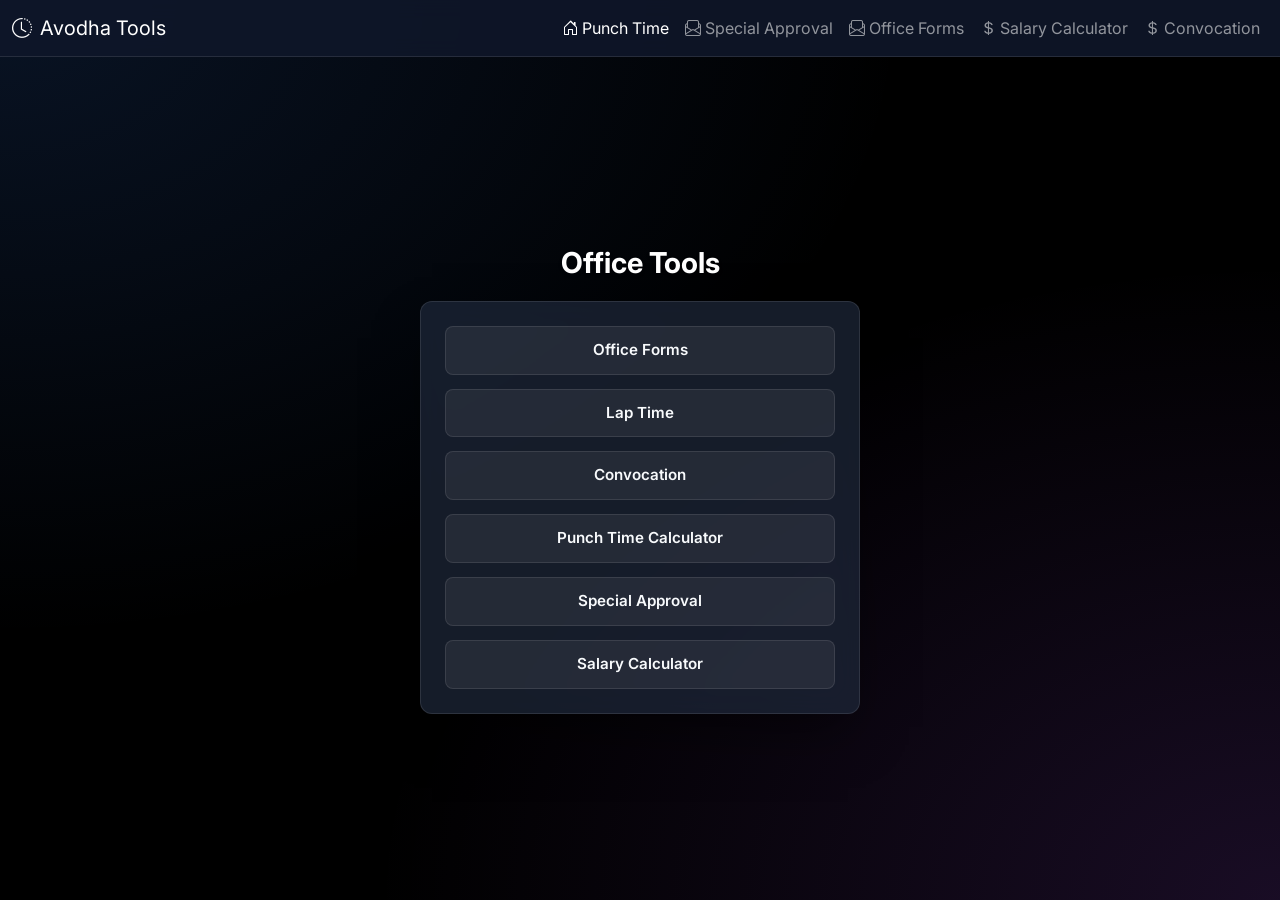
<file: index.html>
<!DOCTYPE html>
<html lang="en" data-bs-theme="dark">

<head>
    <meta charset="UTF-8">
    <meta name="viewport" content="width=device-width, initial-scale=1.0">
    <title>Avodha</title>
    <link rel="preconnect" href="https://fonts.googleapis.com">
    <link rel="preconnect" href="https://fonts.gstatic.com" crossorigin>
    <link href="https://fonts.googleapis.com/css2?family=Inter:wght@400;500;600;700&display=swap" rel="stylesheet">
    <!-- Bootstrap CSS -->
    <link href="https://cdn.jsdelivr.net/npm/bootstrap@5.3.3/dist/css/bootstrap.min.css" rel="stylesheet">
    <link rel="stylesheet" href="https://cdn.jsdelivr.net/npm/bootstrap-icons@1.11.3/font/bootstrap-icons.min.css">
    <link rel="stylesheet" href="style.css">
</head>

<body>

    <nav class="navbar navbar-expand-lg navbar-dark fixed-top"
        style="background: rgba(15, 23, 42, 0.9); backdrop-filter: blur(10px); border-bottom: 1px solid rgba(255,255,255,0.1);">
        <div class="container-fluid">
            <a class="navbar-brand d-flex align-items-center gap-2" href="index.html">
                <i class="bi bi-clock-history"></i> Avodha Tools
            </a>
            <button class="navbar-toggler" type="button" data-bs-toggle="collapse" data-bs-target="#navbarNav"
                aria-controls="navbarNav" aria-expanded="false" aria-label="Toggle navigation">
                <span class="navbar-toggler-icon"></span>
            </button>
            <div class="collapse navbar-collapse" id="navbarNav">
                <ul class="navbar-nav ms-auto">
                    <li class="nav-item">
                        <a class="nav-link active" aria-current="page" href="puching time.html"><i
                                class="bi bi-house-door"></i> Punch Time</a>
                    </li>
                    <li class="nav-item">
                        <a class="nav-link" href="SA.html"><i class="bi bi-envelope-paper"></i> Special Approval</a>
                    </li>
                    <li class="nav-item">
                        <a class="nav-link" href="forms.html"><i class="bi bi-envelope-paper"></i> Office Forms</a>
                    </li>
                    <li class="nav-item">
                        <a class="nav-link" href="salary%20calculator.html"><i class="bi bi-currency-dollar"></i> Salary Calculator</a>
                    </li>
                    <li class="nav-item">
                        <a class="nav-link" href="https://convocation.avodha.in/tutor/dashboard"><i class="bi bi-currency-dollar"></i> Convocation</a>
                    </li>
                    
                </ul>
            </div>
        </div>
    </nav>
<div class="main-container" style="margin-top: 80px;">
        
        <header>
            <h1>Office Tools</h1>
            
        </header>

        <section class="card">
            
            <div class=" form-grid">
                <a class="btn btn-secondary" href="forms.html" >Office Forms</a>
                <a class="btn btn-secondary" href="laptime.html" >Lap Time</a>
                <a class="btn btn-secondary " href="https://convocation.avodha.in/tutor/dashboard" >Convocation</a>

                <a class="btn btn-secondary" href="puching time.html" >Punch Time Calculator</a>
                <a class="btn btn-secondary" href="SA.html" >Special Approval</a>
                <a class="btn btn-secondary" href="salary calculator.html" >Salary Calculator</a>
            </div>
                <p id="noResultsMessage" class="no-results hidden">No matching forms found.</p>
            </div>
        </section>
    </div>
    
    <!-- Bootstrap JS -->
    <script src="https://cdn.jsdelivr.net/npm/bootstrap@5.3.3/dist/js/bootstrap.bundle.min.js"></script>
    <script src="javascript.js"></script>
</body>

</html>
</file>
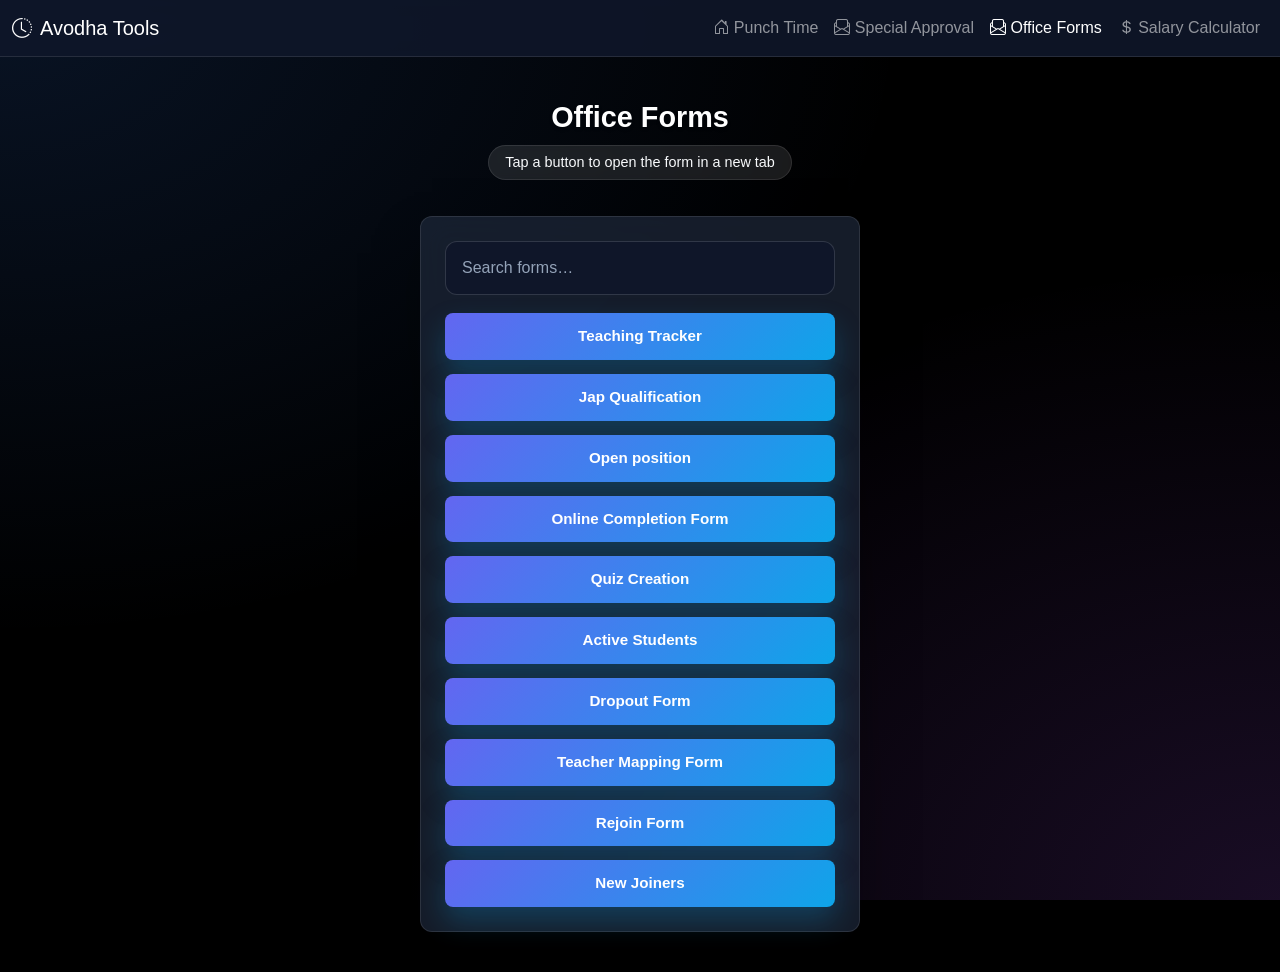
<file: forms.html>
<!DOCTYPE html>
<html lang="en">
<head>
    <meta charset="UTF-8">
    <meta name="viewport" content="width=device-width, initial-scale=1.0">
    <title>Office Time Calculations - Forms</title>
    <link href="https://cdn.jsdelivr.net/npm/bootstrap@5.3.2/dist/css/bootstrap.min.css" rel="stylesheet">
    <link rel="stylesheet" href="https://cdn.jsdelivr.net/npm/bootstrap-icons@1.11.3/font/bootstrap-icons.min.css">
    <link rel="stylesheet" href="style.css">
</head>
<body>
    <nav class="navbar navbar-expand-lg navbar-dark fixed-top"
        style="background: rgba(15, 23, 42, 0.9); backdrop-filter: blur(50px); border-bottom: 1px solid rgba(255,255,255,0.1); font-family: 'Inter', sans-serif;">
        <div class="container-fluid">
            <a class="navbar-brand d-flex align-items-center gap-2" href="index.html">
                <i class="bi bi-clock-history"></i> Avodha Tools
            </a>
            <button class="navbar-toggler" type="button" data-bs-toggle="collapse" data-bs-target="#navbarNav"
                aria-controls="navbarNav" aria-expanded="false" aria-label="Toggle navigation">
                <span class="navbar-toggler-icon"></span>
            </button>
            <div class="collapse navbar-collapse" id="navbarNav">
                <ul class="navbar-nav ms-auto">
                    <li class="nav-item">
                        <a class="nav-link" href="index.html"><i class="bi bi-house-door"></i> Punch Time</a>
                    </li>
                    <li class="nav-item">
                        <a class="nav-link" href="SA.html"><i class="bi bi-envelope-paper"></i> Special Approval</a>
                    </li>
                    <li class="nav-item">
                        <a class="nav-link active" aria-current="page" href="forms.html"><i class="bi bi-envelope-paper"></i> Office Forms</a>
                    </li>
                    <li class="nav-item">
                        <a class="nav-link" href="salary%20calculator.html"><i class="bi bi-currency-dollar"></i> Salary Calculator</a>
                    </li>
                </ul>
            </div>
        </div>
    </nav>

    <div class="main-container" style="margin-top: 80px;">
        <header>
            <h1>Office Forms</h1>
            <p class="status-badge">Tap a button to open the form in a new tab</p>
        </header>

        <section class="card">
            <div class="search-wrapper">
                <label class="sr-only" for="formSearch">Search forms</label>
                <input id="formSearch" class="search-input" type="search" placeholder="Search forms…" autocomplete="off">
            </div>
            <div class="form-grid">
                <a class="btn btn-primary" href="https://docs.google.com/forms/d/e/1FAIpQLSfeThWnudmLHyZvzd7euNRls4Yko4SLvtYSHr_lEdsrseKDKg/viewform" target="_blank" rel="noreferrer">Teaching Tracker</a>
                <a class="btn btn-primary" href="https://forms.gle/6uWdznnGFiyktvgQA" target="_blank" rel="noreferrer">Jap Qualification</a>
                <a class="btn btn-primary" href="https://docs.google.com/spreadsheets/d/1007-4T9EvStPf9gJaPjv9KOafQlpdtTX2Lu9-vk7COY/edit?usp=sharing" target="_blank" rel="noreferrer">Open position</a>

                <a class="btn btn-primary" href="https://docs.google.com/forms/d/e/1FAIpQLSfxcLYQfswJ0xLY79UMvG-yGcaGwwmYu-gf_ZpywXo5BSS8Mg/viewform?pli=1&pli=1" target="_blank" rel="noreferrer">Online Completion Form</a>
                <a class="btn btn-primary" href="https://docs.google.com/forms/d/e/1FAIpQLSfjtEseZIs4w7PEUWAdT26D4VO0YnCwWKyJvALpYy33a_a6MQ/viewform" target="_blank" rel="noreferrer">Quiz Creation</a>
                <a class="btn btn-primary" href="https://docs.google.com/forms/d/e/1FAIpQLSeHyhw5et7WUG7GYzCBkyej2d08RgQ-IuJCzho22RLjWn4r8g/viewform?uusppublish-editor" target="_blank" rel="noreferrer">Active Students</a>
                <a class="btn btn-primary" href="https://docs.google.com/forms/d/e/1FAIpQLSdU0XOdBtQAgdC4hZoum3iNxCjXMb2DHL0vE5_WJTbG5ckYMg/viewform?usp=publish-editor" target="_blank" rel="noreferrer">Dropout Form</a>
                <a class="btn btn-primary" href="https://docs.google.com/forms/d/e/1FAIpQLSe4ndlOFtXyG2vPEbM_Q4K6HYzFgRvGmvRURvRh8JoSOV1zKA/viewform?usp=publish-editor" target="_blank" rel="noreferrer">Teacher Mapping Form</a>
                <a class="btn btn-primary" href="https://docs.google.com/forms/d/e/1FAIpQLSf71sz3TysaFR_b_kfcroSY7bAryd_AfYB6wvmZpxlRQrUusg/viewform?usp=publish-editor" target="_blank" rel="noreferrer">Rejoin Form</a>
                <a class="btn btn-primary" href="https://docs.google.com/forms/d/1TXIOl5GoHpgNGVVtKu-J-Qtp0b0D66JVAPnnK_CkuGA/edit?ts=68ff9660#responses" target="_blank" rel="noreferrer">New Joiners</a>
                <p id="noResultsMessage" class="no-results hidden">No matching forms found.</p>
            </div>
        </section>
    </div>

    <script>
        const searchInput = document.getElementById('formSearch');
        const formButtons = document.querySelectorAll('.form-grid .btn');
        const noResultsMessage = document.getElementById('noResultsMessage');

        searchInput.addEventListener('input', () => {
            const query = searchInput.value.trim().toLowerCase();
            let visibleCount = 0;

            formButtons.forEach(button => {
                const label = button.textContent.toLowerCase();
                const matches = label.includes(query);
                button.style.display = matches ? 'flex' : 'none';
                if (matches) visibleCount += 1;
            });

            noResultsMessage.classList.toggle('hidden', visibleCount > 0);
        });
    </script>
    <script src="https://cdn.jsdelivr.net/npm/bootstrap@5.3.2/dist/js/bootstrap.bundle.min.js"></script>
</body>
</html>
</file>
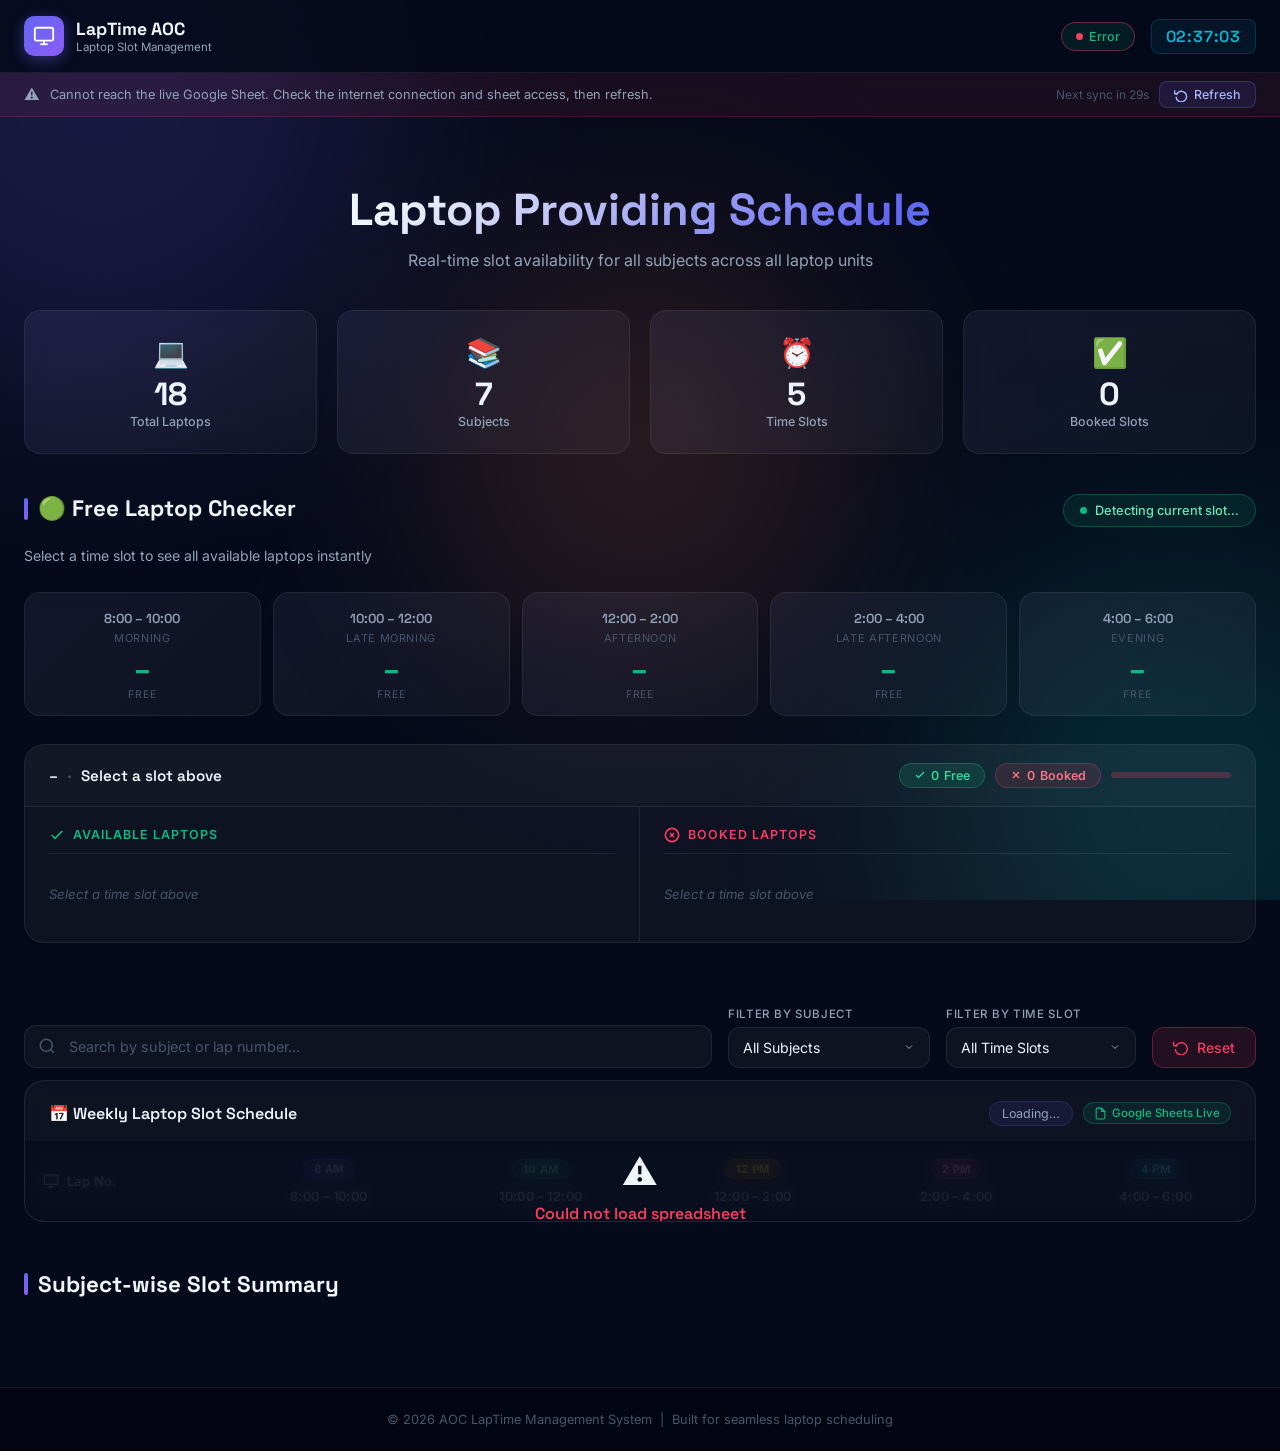
<file: laptime.html>
<!DOCTYPE html>
<html lang="en">
<head>
  <meta charset="UTF-8" />
  <meta name="viewport" content="width=device-width, initial-scale=1.0" />
  <title>Laptop Time Slot Management – AOC</title>
  <meta name="description" content="Manage and view laptop providing time slots for students at AOC. Check availability by lap number and subject." />
  <link rel="preconnect" href="https://fonts.googleapis.com" />
  <link rel="preconnect" href="https://fonts.gstatic.com" crossorigin />
  <link href="https://fonts.googleapis.com/css2?family=Inter:wght@300;400;500;600;700;800&family=Space+Grotesk:wght@400;500;600;700&display=swap" rel="stylesheet" />
  <link rel="stylesheet" href="laptime.css" />
</head>
<body>

  <!-- Animated background -->
  <div class="bg-orbs">
    <div class="orb orb1"></div>
    <div class="orb orb2"></div>
    <div class="orb orb3"></div>
  </div>

  <!-- Header -->
  <header class="header">
    <div class="header-inner">
      <div class="brand">
        <div class="brand-icon">
          <svg viewBox="0 0 24 24" fill="none" stroke="currentColor" stroke-width="2">
            <rect x="2" y="3" width="20" height="14" rx="2"/>
            <line x1="8" y1="21" x2="16" y2="21"/>
            <line x1="12" y1="17" x2="12" y2="21"/>
          </svg>
        </div>
        <div class="brand-text">
          <span class="brand-name">LapTime AOC</span>
          <span class="brand-sub">Laptop Slot Management</span>
        </div>
      </div>
      <div class="header-right">
        <div class="live-badge" id="syncBadge">
          <span class="pulse-dot" id="syncDot"></span>
          <span id="syncLabel">Syncing…</span>
        </div>
        <div class="current-time" id="currentTime">--:--:--</div>
      </div>
    </div>
  </header>

  <!-- Sync Status Bar -->
  <div class="sync-bar" id="syncBar">
    <div class="sync-bar-inner">
      <span class="sync-bar-icon" id="syncBarIcon">⏳</span>
      <span id="syncBarMsg">Connecting to Google Sheets…</span>
      <span class="sync-bar-time" id="syncBarTime"></span>
      <button class="btn-refresh" id="refreshBtn" title="Refresh now">
        <svg viewBox="0 0 24 24" fill="none" stroke="currentColor" stroke-width="2.5" width="14" height="14"><polyline points="1 4 1 10 7 10"/><path d="M3.51 15a9 9 0 1 0 .49-3.29"/></svg>
        Refresh
      </button>
    </div>
  </div>

  <!-- Hero Stats -->
  <section class="hero">
    <div class="container">
      <div class="hero-title">
        <h1>Laptop Providing Schedule</h1>
        <p>Real-time slot availability for all subjects across all laptop units</p>
      </div>
      <div class="stats-row">
        <div class="stat-card">
          <div class="stat-icon">💻</div>
          <div class="stat-value" id="totalLaps">18</div>
          <div class="stat-label">Total Laptops</div>
        </div>
        <div class="stat-card">
          <div class="stat-icon">📚</div>
          <div class="stat-value" id="totalSubjects">7</div>
          <div class="stat-label">Subjects</div>
        </div>
        <div class="stat-card">
          <div class="stat-icon">⏰</div>
          <div class="stat-value">5</div>
          <div class="stat-label">Time Slots</div>
        </div>
        <div class="stat-card">
          <div class="stat-icon">✅</div>
          <div class="stat-value" id="bookedSlots">0</div>
          <div class="stat-label">Booked Slots</div>
        </div>
      </div>
    </div>
  </section>

  <!-- Controls -->
 

  <!-- Legend -->
  <!-- <section class="legend-section">
    <div class="container">
      <div class="legend-row">
        <span class="legend-title">Subject Legend:</span>
        <div class="legend-items" id="legendItems"></div>
      </div>
    </div>
  </section> -->

  <!-- ══════════════════════════════════════════════
       FREE LAPTOP CHECKER BY TIME SLOT
  ══════════════════════════════════════════════ -->
  <section class="free-checker-section" id="freeCheckerSection">
    <div class="container">

      <!-- Section Header -->
      <div class="free-checker-header">
        <div class="free-checker-title-wrap">
          <h2 class="section-title">🟢 Free Laptop Checker</h2>
          <p class="free-checker-subtitle">Select a time slot to see all available laptops instantly</p>
        </div>
        <div class="free-checker-now-badge" id="currentSlotBadge">
          <span class="pulse-dot" style="background:#10b981"></span>
          <span id="currentSlotLabel">Detecting current slot…</span>
        </div>
      </div>

      <!-- Time Slot Buttons -->
      <div class="slot-btn-row">
        <button class="slot-btn" data-slot-idx="0" id="slotBtn0">
          <span class="slot-btn-time">8:00 – 10:00</span>
          <span class="slot-btn-label">Morning</span>
          <span class="slot-btn-count" id="freeCount0">–</span>
          <span class="slot-btn-free-label">free</span>
        </button>
        <button class="slot-btn" data-slot-idx="1" id="slotBtn1">
          <span class="slot-btn-time">10:00 – 12:00</span>
          <span class="slot-btn-label">Late Morning</span>
          <span class="slot-btn-count" id="freeCount1">–</span>
          <span class="slot-btn-free-label">free</span>
        </button>
        <button class="slot-btn" data-slot-idx="2" id="slotBtn2">
          <span class="slot-btn-time">12:00 – 2:00</span>
          <span class="slot-btn-label">Afternoon</span>
          <span class="slot-btn-count" id="freeCount2">–</span>
          <span class="slot-btn-free-label">free</span>
        </button>
        <button class="slot-btn" data-slot-idx="3" id="slotBtn3">
          <span class="slot-btn-time">2:00 – 4:00</span>
          <span class="slot-btn-label">Late Afternoon</span>
          <span class="slot-btn-count" id="freeCount3">–</span>
          <span class="slot-btn-free-label">free</span>
        </button>
        <button class="slot-btn" data-slot-idx="4" id="slotBtn4">
          <span class="slot-btn-time">4:00 – 6:00</span>
          <span class="slot-btn-label">Evening</span>
          <span class="slot-btn-count" id="freeCount4">–</span>
          <span class="slot-btn-free-label">free</span>
        </button>
      </div>

      <!-- Results Panel (shown after slot selected) -->
      <div class="free-results-panel" id="freeResultsPanel">

        <!-- Panel Header -->

        <div class="free-results-header">
          <div class="free-results-title">
            <span id="freeResultsSlotLabel">–</span>
            <span class="free-results-sep">·</span>
            <span id="freeResultsSummary">Select a slot above</span>
          </div>
          <div class="free-results-pills">
            <span class="pill pill-green" id="pillFreeCount">
              <svg width="12" height="12" viewBox="0 0 24 24" fill="none" stroke="currentColor" stroke-width="2.5"><polyline points="20 6 9 17 4 12"/></svg>
              <span id="pillFreeNum">0</span> Free
            </span>
            <span class="pill pill-red" id="pillBookedCount">
              <svg width="12" height="12" viewBox="0 0 24 24" fill="none" stroke="currentColor" stroke-width="2.5"><line x1="18" y1="6" x2="6" y2="18"/><line x1="6" y1="6" x2="18" y2="18"/></svg>
              <span id="pillBookedNum">0</span> Booked
            </span>
            <div class="availability-bar-wrap">
              <div class="availability-bar" id="availabilityBar"></div>
            </div>
          </div>
        </div>

        <!-- Two columns: FREE + BOOKED -->
        <div class="free-results-cols">

          <!-- FREE laptops -->
          <div class="free-col">
            <div class="free-col-header free-col-header--green">
              <svg width="16" height="16" viewBox="0 0 24 24" fill="none" stroke="currentColor" stroke-width="2.5"><polyline points="20 6 9 17 4 12"/></svg>
              Available Laptops
            </div>
            <div class="laptop-grid" id="freeLaptopGrid">
              <div class="lc-empty">Select a time slot above</div>
            </div>
          </div>

          <!-- BOOKED laptops -->
          <div class="free-col">
            <div class="free-col-header free-col-header--red">
              <svg width="16" height="16" viewBox="0 0 24 24" fill="none" stroke="currentColor" stroke-width="2.5"><circle cx="12" cy="12" r="10"/><line x1="15" y1="9" x2="9" y2="15"/><line x1="9" y1="9" x2="15" y2="15"/></svg>
              Booked Laptops
            </div>
            <div class="laptop-grid" id="bookedLaptopGrid">
              <div class="lc-empty">Select a time slot above</div>
            </div>
          </div>

        </div>
      </div>

    </div>
  </section>

  <!-- Schedule Table -->

   <section class="controls-section">
    <div class="container">
      <div class="controls-row">
        <div class="search-box">
          <svg class="search-icon" viewBox="0 0 24 24" fill="none" stroke="currentColor" stroke-width="2">
            <circle cx="11" cy="11" r="8"/><line x1="21" y1="21" x2="16.65" y2="16.65"/>
          </svg>
          <input type="text" id="searchInput" placeholder="Search by subject or lap number..." />
        </div>
        <div class="filter-group">
          <label>Filter by Subject</label>
          <select id="subjectFilter">
            <option value="all">All Subjects</option>
            <option value="DM">DM – Digital Marketing</option>
            <option value="GD">GD – Graphic Design</option>
            <option value="Ds">Ds – Data Science</option>
            <option value="Django">Django</option>
            <option value="Tally">Tally</option>
            <option value="HR">HR</option>
            <option value="LOGISTICS">Logistics</option>
            <option value="-">Free / Available</option>
          </select>
        </div>
        <div class="filter-group">
          <label>Filter by Time Slot</label>
          <select id="slotFilter">
            <option value="all">All Time Slots</option>
            <option value="0">8:00 – 10:00</option>
            <option value="1">10:00 – 12:00</option>
            <option value="2">12:00 – 2:00</option>
            <option value="3">2:00 – 4:00</option>
            <option value="4">4:00 – 6:00</option>
          </select>
        </div>
        <button class="btn-reset" id="resetBtn">
          <svg viewBox="0 0 24 24" fill="none" stroke="currentColor" stroke-width="2" width="16" height="16">
            <polyline points="1 4 1 10 7 10"/><path d="M3.51 15a9 9 0 1 0 .49-3.29"/>
          </svg>
          Reset
        </button>
      </div>
    </div>
  </section>
  <section class="table-section">
    <div class="container">
      <div class="table-wrapper">
        <div class="table-header-info">
          <span class="table-title">📅 Weekly Laptop Slot Schedule</span>
          <div class="table-header-right">
            <span class="results-count" id="resultsCount">Loading…</span>
            <span class="sheet-source">
              <svg viewBox="0 0 24 24" fill="none" stroke="currentColor" stroke-width="2" width="13" height="13"><path d="M14 2H6a2 2 0 0 0-2 2v16a2 2 0 0 0 2 2h12a2 2 0 0 0 2-2V8z"/><polyline points="14 2 14 8 20 8"/></svg>
              Google Sheets Live
            </span>
          </div>
        </div>

        <!-- Loading Overlay -->
        <div class="table-overlay" id="tableOverlay">
          <div class="loader-wrap">
            <div class="spinner"></div>
            <p class="loader-text">Fetching data from Google Sheets…</p>
          </div>
        </div>

        <!-- Error Overlay -->
        <div class="error-overlay" id="errorOverlay" style="display:none">
          <div class="error-wrap">
            <span class="error-icon">⚠️</span>
            <p class="error-title">Could not load spreadsheet</p>
            <p class="error-msg" id="errorMsg">Make sure the sheet is set to <strong>"Anyone with the link can view"</strong></p>
            <button class="btn-retry" id="retryBtn">Try Again</button>
          </div>
        </div>

        <div class="table-scroll">
          <table id="scheduleTable">
            <thead>
              <tr>
                <th class="lap-col">
                  <div class="th-inner">
                    <svg viewBox="0 0 24 24" fill="none" stroke="currentColor" stroke-width="2" width="16" height="16">
                      <rect x="2" y="3" width="20" height="14" rx="2"/>
                      <line x1="8" y1="21" x2="16" y2="21"/>
                      <line x1="12" y1="17" x2="12" y2="21"/>
                    </svg>
                    Lap No.
                  </div>
                </th>
                <th>
                  <div class="th-inner">
                    <span class="slot-badge s1">8 AM</span>
                    8:00 – 10:00
                  </div>
                </th>
                <th>
                  <div class="th-inner">
                    <span class="slot-badge s2">10 AM</span>
                    10:00 – 12:00
                  </div>
                </th>
                <th>
                  <div class="th-inner">
                    <span class="slot-badge s3">12 PM</span>
                    12:00 – 2:00
                  </div>
                </th>
                <th>
                  <div class="th-inner">
                    <span class="slot-badge s4">2 PM</span>
                    2:00 – 4:00
                  </div>
                </th>
                <th>
                  <div class="th-inner">
                    <span class="slot-badge s5">4 PM</span>
                    4:00 – 6:00
                  </div>
                </th>
              </tr>
            </thead>
            <tbody id="tableBody">
              <!-- Filled by JS -->
            </tbody>
          </table>
        </div><!-- /table-scroll -->
      </div><!-- /table-wrapper -->
    </div><!-- /container -->
  </section>

  <!-- Subject Summary Cards -->
  <section class="summary-section">
    <div class="container">
      <h2 class="section-title">Subject-wise Slot Summary</h2>
      <div class="summary-grid" id="summaryGrid"></div>
    </div>
  </section>

  <!-- Footer -->
  <footer class="footer">
    <div class="container">
      <p>© 2026 AOC LapTime Management System &nbsp;|&nbsp; Built for seamless laptop scheduling</p>
    </div>
  </footer>

  <script src="app.js"></script>
</body>
</html>
</file>
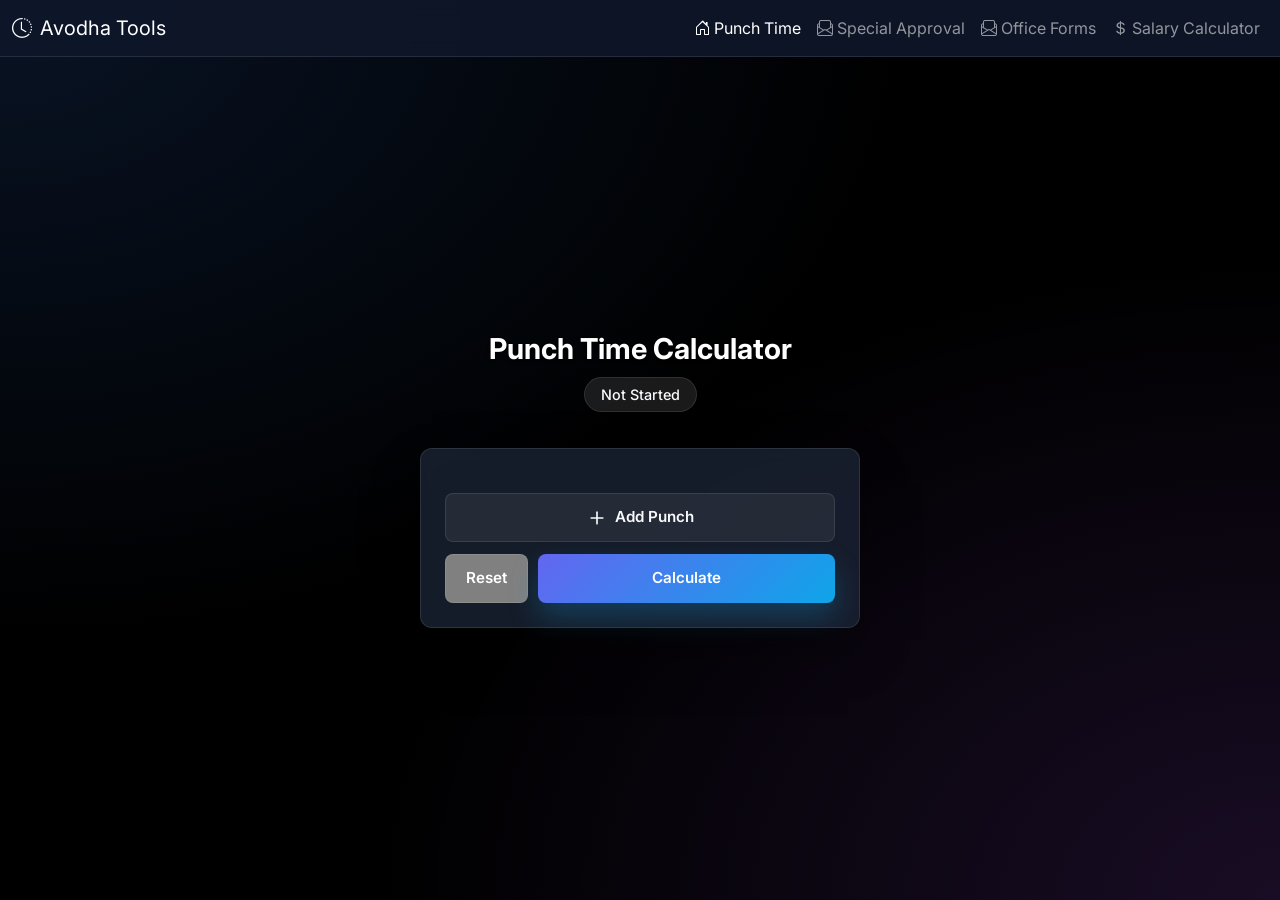
<file: puching time.html>
<!DOCTYPE html>
<html lang="en" data-bs-theme="dark">

<head>
    <meta charset="UTF-8">
    <meta name="viewport" content="width=device-width, initial-scale=1.0">
    <title>Punch Time Calculator</title>
    <link rel="preconnect" href="https://fonts.googleapis.com">
    <link rel="preconnect" href="https://fonts.gstatic.com" crossorigin>
    <link href="https://fonts.googleapis.com/css2?family=Inter:wght@400;500;600;700&display=swap" rel="stylesheet">
    <!-- Bootstrap CSS -->
    <link href="https://cdn.jsdelivr.net/npm/bootstrap@5.3.3/dist/css/bootstrap.min.css" rel="stylesheet">
    <link rel="stylesheet" href="https://cdn.jsdelivr.net/npm/bootstrap-icons@1.11.3/font/bootstrap-icons.min.css">
    <link rel="stylesheet" href="style.css">
</head>

<body>

    <nav class="navbar navbar-expand-lg navbar-dark fixed-top"
        style="background: rgba(15, 23, 42, 0.9); backdrop-filter: blur(10px); border-bottom: 1px solid rgba(255,255,255,0.1);">
        <div class="container-fluid">
            <a class="navbar-brand d-flex align-items-center gap-2" href="index.html">
                <i class="bi bi-clock-history"></i> Avodha Tools
            </a>
            <button class="navbar-toggler" type="button" data-bs-toggle="collapse" data-bs-target="#navbarNav"
                aria-controls="navbarNav" aria-expanded="false" aria-label="Toggle navigation">
                <span class="navbar-toggler-icon"></span>
            </button>
            <div class="collapse navbar-collapse" id="navbarNav">
                <ul class="navbar-nav ms-auto">
                    <li class="nav-item">
                        <a class="nav-link active" aria-current="page" href="index.html"><i
                                class="bi bi-house-door"></i> Punch Time</a>
                    </li>
                    <li class="nav-item">
                        <a class="nav-link" href="SA.html"><i class="bi bi-envelope-paper"></i> Special Approval</a>
                    </li>
                    <li class="nav-item">
                        <a class="nav-link" href="forms.html"><i class="bi bi-envelope-paper"></i> Office Forms</a>
                    </li>
                    <li class="nav-item">
                        <a class="nav-link" href="salary%20calculator.html"><i
                                class="bi bi-currency-dollar"></i> Salary Calculator</a>
                </ul>
            </div>
        </div>
    </nav>

    <div class="main-container" style="margin-top: 80px;">
        <header>
            <h1>Punch Time Calculator</h1>
            <p id="current-status" class="status-badge">Not Started</p>
        </header>

        <div class="card">
            <div id="punch-list" class="punch-list">
                <!-- Dynamic inputs will be added here -->
            </div>

            <div class="controls">
                <button id="add-btn" class="btn btn-secondary">
                    <svg xmlns="http://www.w3.org/2000/svg" width="20" height="20" viewBox="0 0 24 24" fill="none"
                        stroke="currentColor" stroke-width="2" stroke-linecap="round" stroke-linejoin="round">
                        <line x1="12" y1="5" x2="12" y2="19"></line>
                        <line x1="5" y1="12" x2="19" y2="12"></line>
                    </svg>
                    Add Punch
                </button>
                <div class="action-buttons">
                    <button id="reset-btn" class="btn btn-outline">Reset</button>
                    <button id="calc-btn" class="btn btn-primary">Calculate</button>
                </div>
            </div>
        </div>

        <div id="results" class="results-card hidden">
            <div class="result-item">
                <span class="label">Total Work Duration</span>
                <span class="value" id="total-work">00:00</span>
            </div>
            <div class="result-item">
                <span class="label">Total Break Duration</span>
                <span class="value" id="total-break">00:00</span>
            </div>
            <div class="result-divider"></div>
            <div class="result-item total">
                <span class="label">Net Working Time</span>
                <span class="value" id="net-work">00:00</span>
            </div>
        </div>
    </div>

    <!-- Bootstrap JS -->
    <script src="https://cdn.jsdelivr.net/npm/bootstrap@5.3.3/dist/js/bootstrap.bundle.min.js"></script>
    <script src="javascript.js"></script>
</body>

</html>
</file>
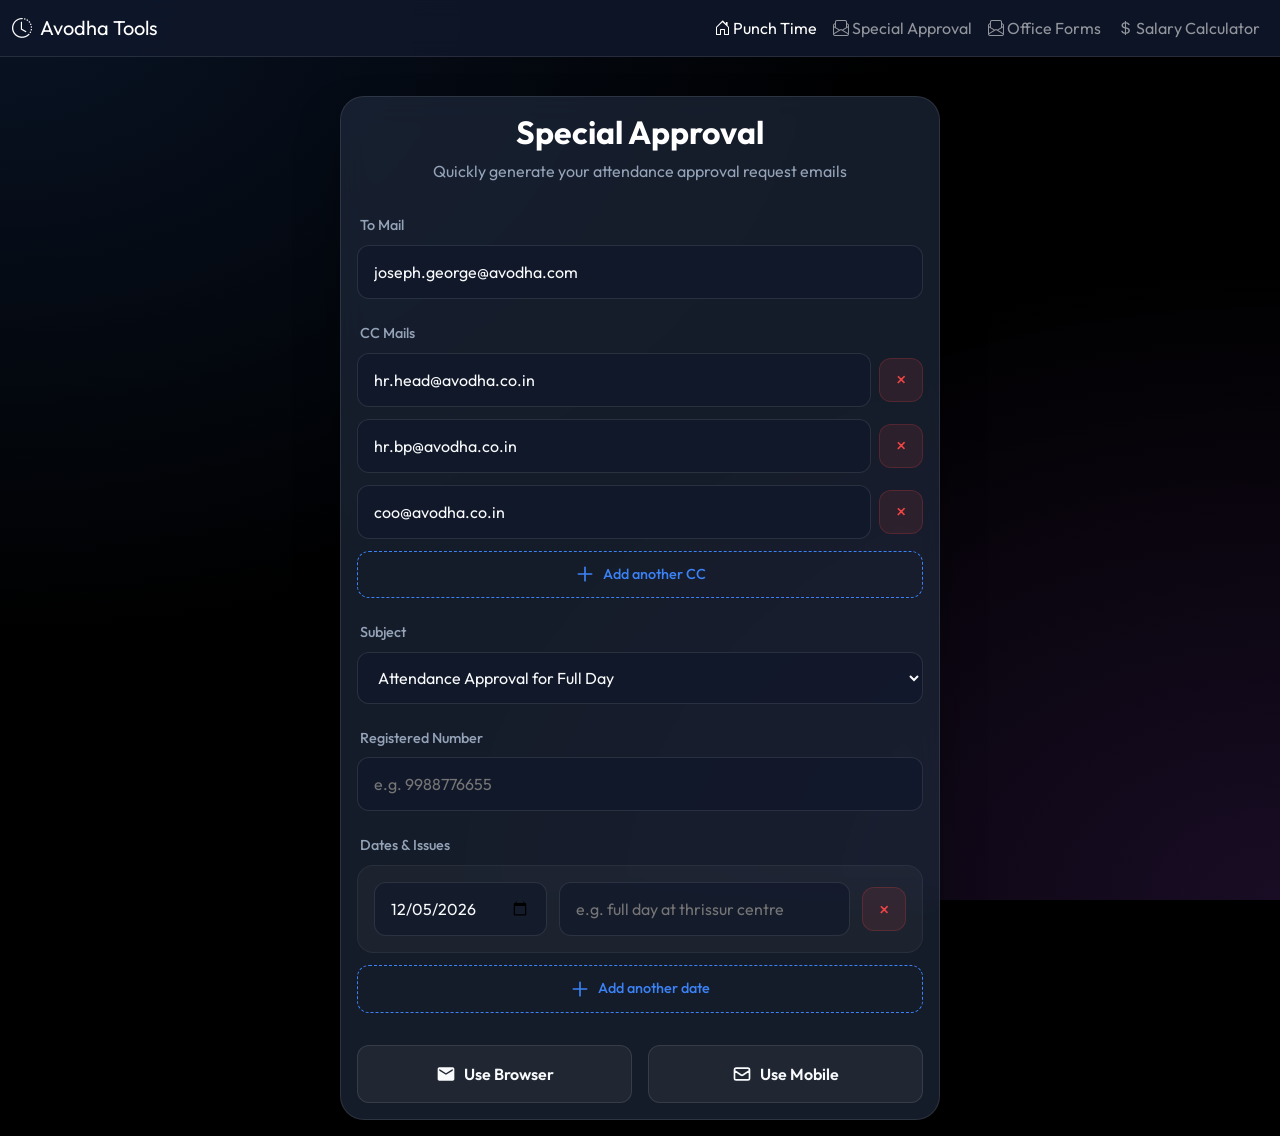
<file: SA.html>
<!DOCTYPE html>
<html lang="en">

<head>
    <meta charset="UTF-8">
    <meta name="viewport" content="width=device-width, initial-scale=1.0">
    <title>Attendance Approval</title>
    <link href="https://fonts.googleapis.com/css2?family=Outfit:wght@300;400;500;600;700&display=swap" rel="stylesheet">
    <!-- Bootstrap CSS -->
    <link href="https://cdn.jsdelivr.net/npm/bootstrap@5.3.3/dist/css/bootstrap.min.css" rel="stylesheet">
    <link rel="stylesheet" href="https://cdn.jsdelivr.net/npm/bootstrap-icons@1.11.3/font/bootstrap-icons.min.css">
    <style>
        :root {
            --bg-color: #0f172a;
            --surface-color: rgba(30, 41, 59, 0.7);
            --surface-hover: rgba(30, 41, 59, 0.9);
            --text-primary: #f8fafc;
            --text-secondary: #94a3b8;
            --accent-primary: #3b82f6;
            --accent-hover: #2563eb;
            --accent-secondary: #a855f7;
            --danger: #ef4444;
            --border-color: rgba(255, 255, 255, 0.1);
        }

        * {
            box-sizing: border-box;
            margin: 0;
            padding: 0;
            font-family: 'Outfit', sans-serif;
        }

        body {
            background-color: black;
            background-image:
                radial-gradient(at 0% 0%, rgba(59, 130, 246, 0.15) 0px, transparent 50%),
                radial-gradient(at 100% 100%, rgba(168, 85, 247, 0.15) 0px, transparent 50%);
            color: var(--text-primary);
            min-height: 100vh;
            display: flex;
            justify-content: center;
            align-items: center;
            padding: 1rem;
            background-attachment: fixed;
        }

        .container {
            background: var(--surface-color);
            backdrop-filter: blur(16px);
            -webkit-backdrop-filter: blur(16px);
            border: 1px solid var(--border-color);
            border-radius: 24px;
            padding: 1rem;
            width: 100%;
            max-width: 600px;
            box-shadow: 0 25px 50px -12px rgba(0, 0, 0, 0.5);
            animation: slideUp 0.6s cubic-bezier(0.16, 1, 0.3, 1);
        }

        @keyframes slideUp {
            0% {
                transform: translateY(30px);
                opacity: 0;
            }

            100% {
                transform: translateY(0);
                opacity: 1;
            }
        }

        h1 {
            font-size: 2rem;
            font-weight: 700;
            margin-bottom: 0.5rem;
            background: white;
            -webkit-background-clip: text;
            -webkit-text-fill-color: transparent;
            text-align: center;
        }

        p.subtitle {
            color: var(--text-secondary);
            text-align: center;
            margin-bottom: 2rem;
            font-size: 1rem;
        }

        .form-group {
            margin-bottom: 1.5rem;
            display: flex;
            flex-direction: column;
            gap: 0.5rem;
        }

        .form-group label {
            font-size: 0.9rem;
            font-weight: 500;
            color: var(--text-secondary);
            margin-left: 0.2rem;
        }

        input,
        select {
            width: 100%;
            padding: 0.875rem 1rem;
            background: rgba(15, 23, 42, 0.6);
            border: 1px solid var(--border-color);
            border-radius: 12px;
            color: var(--text-primary);
            font-size: 1rem;
            transition: all 0.3s ease;
            outline: none;
        }

        input:focus,
        select:focus {
            border-color: var(--accent-primary);
            box-shadow: 0 0 0 3px rgba(59, 130, 246, 0.2);
            background: rgba(15, 23, 42, 0.8);
        }

        select option {
            background-color: var(--bg-color);
            color: var(--text-primary);
        }

        .cc-list {
            display: flex;
            flex-direction: column;
            gap: 0.75rem;
        }

        .cc-item {
            display: flex;
            gap: 0.5rem;
            align-items: center;
            animation: fadeIn 0.3s ease;
        }

        @keyframes fadeIn {
            0% {
                opacity: 0;
                transform: scale(0.95);
            }

            100% {
                opacity: 1;
                transform: scale(1);
            }
        }

        .btn-icon-danger {
            background: rgba(239, 68, 68, 0.1);
            color: var(--danger);
            border: 1px solid rgba(239, 68, 68, 0.2);
            border-radius: 12px;
            width: 44px;
            height: 44px;
            display: flex;
            align-items: center;
            justify-content: center;
            cursor: pointer;
            transition: all 0.2s ease;
            flex-shrink: 0;
            font-size: 1.2rem;
        }

        .btn-icon-danger:hover {
            background: var(--danger);
            color: white;
            box-shadow: 0 4px 12px rgba(239, 68, 68, 0.3);
            transform: scale(1.05);
        }

        .btn-add {
            background: transparent;
            color: var(--accent-primary);
            border: 1px dashed var(--accent-primary);
            border-radius: 12px;
            padding: 0.75rem;
            font-size: 0.9rem;
            font-weight: 500;
            cursor: pointer;
            transition: all 0.2s ease;
            display: flex;
            align-items: center;
            justify-content: center;
            gap: 0.5rem;
            margin-top: 0.25rem;
        }

        .btn-add:hover {
            background: rgba(59, 130, 246, 0.1);
        }

        .entries-list {
            display: flex;
            flex-direction: column;
            gap: 1rem;
        }

        .entry-item {
            display: grid;
            grid-template-columns: 1fr 2fr auto;
            gap: 0.75rem;
            align-items: center;
            background: rgba(255, 255, 255, 0.03);
            padding: 1rem;
            border-radius: 16px;
            border: 1px solid rgba(255, 255, 255, 0.05);
            animation: fadeIn 0.3s ease;
        }

        .action-buttons {
            display: flex;
            gap: 1rem;
            margin-top: 2rem;
        }

        .btn-primary {
            flex: 1;
            background: green;
            color: white;
            border: none;
            border-radius: 12px;
            padding: 1rem;
            font-size: 1rem;
            font-weight: 600;
            cursor: pointer;
            transition: all 0.3s ease;

            display: flex;
            align-items: center;
            justify-content: center;
            gap: 0.5rem;
        }

        .btn-primary:hover {
            transform: translateY(-2px);
            box-shadow: 0 8px 25px rgba(64, 68, 75, 0.4);
        }

        .btn-primary:active {
            transform: translateY(0);
        }

        .btn-secondary {
            flex: 1;
            background: rgba(255, 255, 255, 0.05);
            color: var(--text-primary);
            border: 1px solid var(--border-color);
            border-radius: 12px;
            padding: 1rem;
            font-size: 1rem;
            font-weight: 600;
            cursor: pointer;
            transition: all 0.3s ease;
            display: flex;
            align-items: center;
            justify-content: center;
            gap: 0.5rem;
        }

        .btn-secondary:hover {
            background: rgba(255, 255, 255, 0.1);
            transform: translateY(-2px);
        }

        @media (max-width: 600px) {
            .entry-item {
                grid-template-columns: 1fr;
            }

            .action-buttons {
                flex-direction: column;
            }
        }
    </style>
</head>

<body>

    <nav class="navbar navbar-expand-lg navbar-dark fixed-top"
        style="background: rgba(15, 23, 42, 0.9); backdrop-filter: blur(10px); border-bottom: 1px solid rgba(255,255,255,0.1);">
        <div class="container-fluid">
            <a class="navbar-brand d-flex align-items-center gap-2" href="index.html">
                <i class="bi bi-clock-history"></i> Avodha Tools
            </a>
            <button class="navbar-toggler" type="button" data-bs-toggle="collapse" data-bs-target="#navbarNav"
                aria-controls="navbarNav" aria-expanded="false" aria-label="Toggle navigation">
                <span class="navbar-toggler-icon"></span>
            </button>
            <div class="collapse navbar-collapse" id="navbarNav">
                <ul class="navbar-nav ms-auto">
                    <li class="nav-item">
                        <a class="nav-link active" aria-current="page" href="index.html"><i
                                class="bi bi-house-door"></i> Punch Time</a>
                    </li>
                    <li class="nav-item">
                        <a class="nav-link" href="SA.html"><i class="bi bi-envelope-paper"></i> Special Approval</a>
                    </li>
                    <li class="nav-item">
                        <a class="nav-link" href="forms.html"><i class="bi bi-envelope-paper"></i> Office Forms</a>
                    </li>
                    <li class="nav-item">
                        <a class="nav-link" href="salary%20calculator.html"><i
                                class="bi bi-currency-dollar"></i> Salary Calculator</a>
                </ul>
            </div>
        </div>
    </nav>

    <div class="container" style="margin-top: 80px;">
        <h1>Special Approval</h1>
        <p class="subtitle">Quickly generate your attendance approval request emails</p>

        <div class="form-group">
            <label for="toMail">To Mail</label>
            <input type="email" id="toMail" value="joseph.george@avodha.com" required
                placeholder="Enter primary recipient">
        </div>

        <div class="form-group">
            <label>CC Mails</label>
            <div class="cc-list" id="ccList">
                <!-- Defaults generated by JS -->
            </div>
            <button class="btn-add" onclick="addCC()">
                <svg width="20" height="20" fill="none" stroke="currentColor" viewBox="0 0 24 24">
                    <path stroke-linecap="round" stroke-linejoin="round" stroke-width="2" d="M12 4v16m8-8H4"></path>
                </svg>
                Add another CC
            </button>
        </div>

        <div class="form-group">
            <label for="subject">Subject</label>
            <select id="subject">
                <option value="Attendance Approval">Attendance Approval</option>
                <option value="Attendance Approval for Full Day" selected>Attendance Approval for Full Day</option>
            </select>
        </div>

        <div class="form-group">
            <label for="regNo">Registered Number</label>
            <input type="text" id="regNo" placeholder="e.g. 9988776655" required>
        </div>

        <div class="form-group">
            <label>Dates & Issues</label>
            <div class="entries-list" id="entriesList">
                <div class="entry-item">
                    <input type="date" class="entry-date" required>
                    <input type="text" class="entry-issue" placeholder="e.g. full day at thrissur centre" required>
                    <button class="btn-icon-danger" onclick="this.parentElement.remove()"
                        title="Remove Entry">&times;</button>
                </div>
            </div>
            <button class="btn-add" onclick="addEntry()">
                <svg width="20" height="20" fill="none" stroke="currentColor" viewBox="0 0 24 24">
                    <path stroke-linecap="round" stroke-linejoin="round" stroke-width="2" d="M12 4v16m8-8H4"></path>
                </svg>
                Add another date
            </button>
        </div>

        <div class="action-buttons">
            <button class="btn-secondary" onclick="generateMail('gmail')">
                <svg width="20" height="20" fill="currentColor" viewBox="0 0 24 24">
                    <path
                        d="M20 4H4c-1.1 0-1.99.9-1.99 2L2 18c0 1.1.9 2 2 2h16c1.1 0 2-.9 2-2V6c0-1.1-.9-2-2-2zm0 4l-8 5-8-5V6l8 5 8-5v2z" />
                </svg>
                Use Browser
            </button>
            <button class="btn-secondary" onclick="generateMail('default')">
                <svg width="20" height="20" fill="none" stroke="currentColor" viewBox="0 0 24 24">
                    <path stroke-linecap="round" stroke-linejoin="round" stroke-width="2"
                        d="M3 8l7.89 5.26a2 2 0 002.22 0L21 8M5 19h14a2 2 0 002-2V7a2 2 0 00-2-2H5a2 2 0 00-2 2v10a2 2 0 002 2z">
                    </path>
                </svg>
                Use Mobile
            </button>
        </div>
    </div>

    <script>
        const defaultCCs = [
            "hr.head@avodha.co.in",
            "hr.bp@avodha.co.in",
            "coo@avodha.co.in"
            
        ];

        function renderDefaultCCs() {
            const list = document.getElementById('ccList');
            defaultCCs.forEach(cc => {
                const div = document.createElement('div');
                div.className = 'cc-item';
                div.innerHTML = `
                    <input type="email" class="cc-input" value="${cc}" placeholder="CC Email">
                    <button class="btn-icon-danger" onclick="this.parentElement.remove()" title="Remove CC">&times;</button>
                `;
                list.appendChild(div);
            });
        }

        function addCC() {
            const list = document.getElementById('ccList');
            const div = document.createElement('div');
            div.className = 'cc-item';
            div.innerHTML = `
                <input type="email" class="cc-input" placeholder="CC Email">
                <button class="btn-icon-danger" onclick="this.parentElement.remove()" title="Remove CC">&times;</button>
            `;
            list.appendChild(div);
        }

        function addEntry() {
            const list = document.getElementById('entriesList');
            const div = document.createElement('div');
            div.className = 'entry-item';
            div.innerHTML = `
                <input type="date" class="entry-date" required>
                <input type="text" class="entry-issue" placeholder="e.g. full day at thrissur centre" required>
                <button class="btn-icon-danger" onclick="this.parentElement.remove()" title="Remove Entry">&times;</button>
            `;
            list.appendChild(div);
        }

        function formatDate(dateStr) {
            if (!dateStr) return '';
            const d = new Date(dateStr);
            const day = String(d.getDate()).padStart(2, '0');
            const month = String(d.getMonth() + 1).padStart(2, '0');
            const year = d.getFullYear();
            return `${day}/${month}/${year}`;
        }

        function generateMail(type) {
            const to = document.getElementById('toMail').value;
            if (!to) {
                alert("Please provide the 'To Mail'.");
                return;
            }

            const ccInputs = document.querySelectorAll('.cc-input');
            const ccs = Array.from(ccInputs).map(i => i.value.trim()).filter(v => v !== '');

            const subject = document.getElementById('subject').value;
            const regNo = document.getElementById('regNo').value;

            if (!regNo) {
                alert("Please provide Registered Number.");
                return;
            }

            const entriesList = document.querySelectorAll('.entry-item');
            const entryLines = [];

            for (let item of entriesList) {
                const date = item.querySelector('.entry-date').value;
                const issue = item.querySelector('.entry-issue').value;

                if (date && issue) {
                    entryLines.push(`${formatDate(date)} - ${issue}`);
                }
            }

            if (entryLines.length === 0) {
                alert("Please add at least one complete Date & Issue entry.");
                return;
            }

            const bodyContent = `Registered Number - ${regNo}\n${entryLines.join('\n')}`;

            if (type === 'gmail') {
                const url = `https://mail.google.com/mail/?view=cm&fs=1&to=${encodeURIComponent(to)}&cc=${encodeURIComponent(ccs.join(','))}&su=${encodeURIComponent(subject)}&body=${encodeURIComponent(bodyContent)}`;
                window.open(url, '_blank');
            } else {
                const url = `mailto:${encodeURIComponent(to)}?cc=${encodeURIComponent(ccs.join(','))}&subject=${encodeURIComponent(subject)}&body=${encodeURIComponent(bodyContent)}`;
                window.location.href = url;
            }
        }

        // Initialize defaults
        renderDefaultCCs();

        // Populate current date in first entry
        const today = new Date().toISOString().split('T')[0];
        document.querySelector('.entry-date').value = today;
    </script>
    <!-- Bootstrap JS -->
    <script src="https://cdn.jsdelivr.net/npm/bootstrap@5.3.3/dist/js/bootstrap.bundle.min.js"></script>
</body>

</html>
</file>
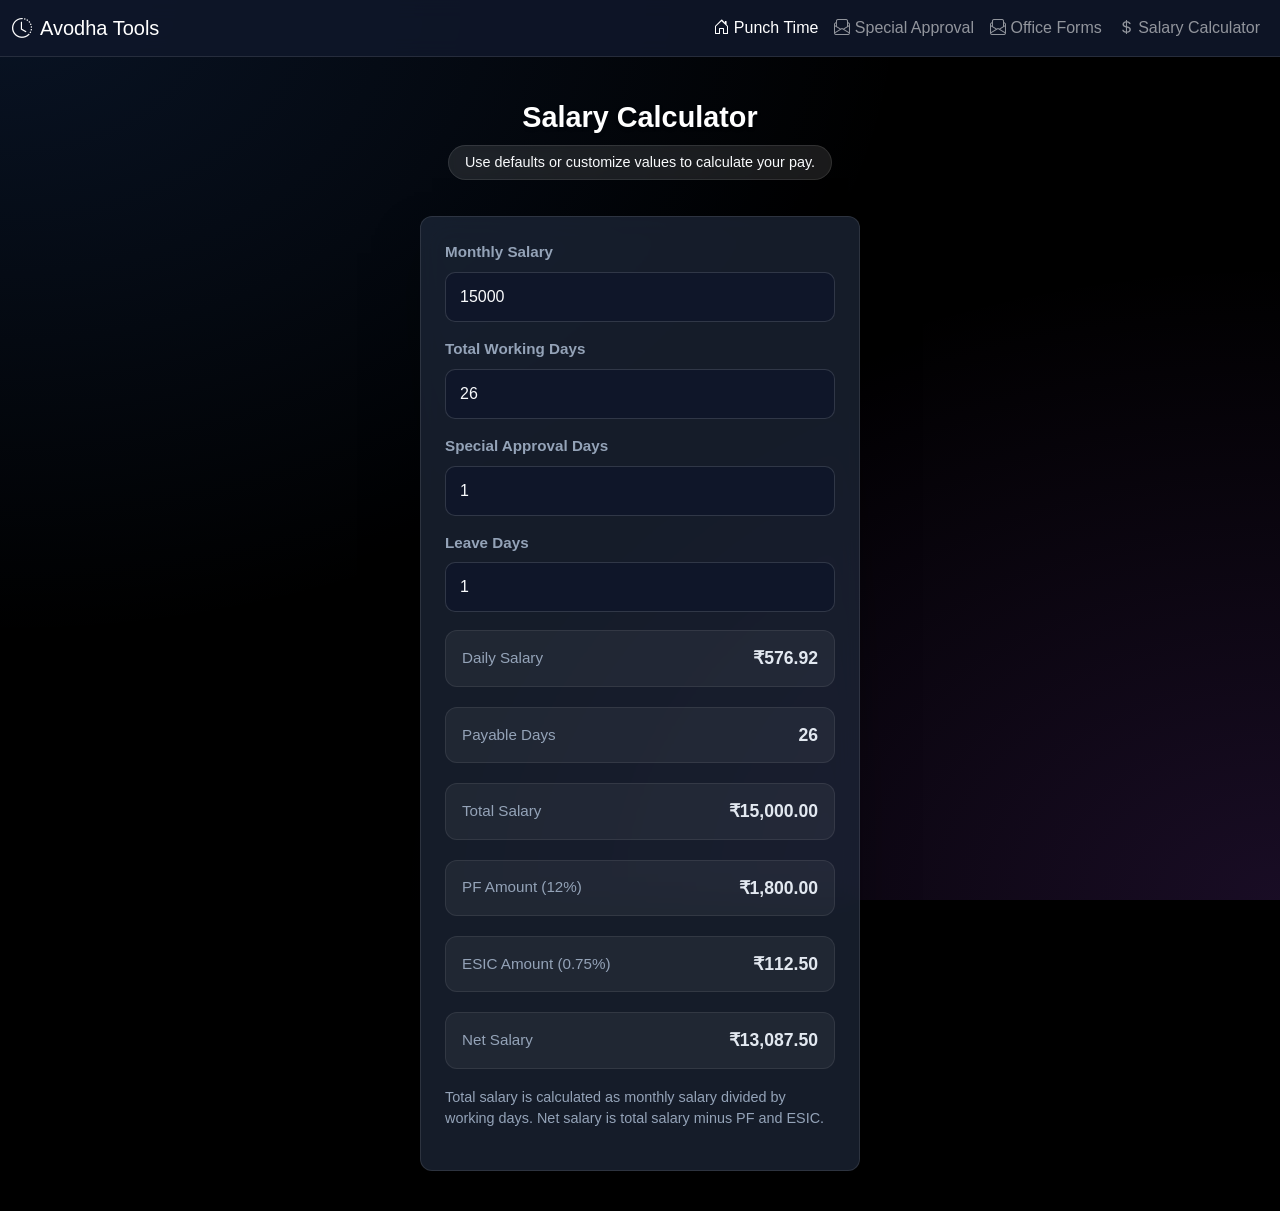
<file: salary calculator.html>
﻿<!DOCTYPE html>
<html lang="en">
<head>
    <meta charset="UTF-8">
    <meta name="viewport" content="width=device-width, initial-scale=1.0">
    <title>Salary Calculator</title>
    <link href="https://cdn.jsdelivr.net/npm/bootstrap@5.3.2/dist/css/bootstrap.min.css" rel="stylesheet">
    <link rel="stylesheet" href="https://cdn.jsdelivr.net/npm/bootstrap-icons@1.11.3/font/bootstrap-icons.min.css">
    <link rel="stylesheet" href="style.css">
    <style>
        .calc-grid {
            display: grid;
            grid-template-columns: repeat(auto-fit, minmax(220px, 1fr));
            gap: 16px;
        }

        .calc-row {
            display: flex;
            flex-direction: column;
            gap: 8px;
        }

        .calc-row label {
            font-size: 0.95rem;
            color: var(--text-light);
            font-weight: 600;
        }

        .punch-input {
            width: 100%;
            padding: 12px 14px;
            background: rgba(15, 23, 42, 0.9);
            border: 1px solid rgba(255, 255, 255, 0.14);
            border-radius: 10px;
            color: var(--text-color);
            font-size: 1rem;
        }

        .result-list {
            display: grid;
            gap: 12px;
            margin-top: 18px;
        }

        .result-item {
            display: flex;
            justify-content: space-between;
            align-items: center;
            padding: 14px 16px;
            background: rgba(255, 255, 255, 0.05);
            border: 1px solid rgba(255, 255, 255, 0.08);
            border-radius: 12px;
        }

        .result-item .label {
            color: var(--text-light);
            font-size: 0.95rem;
        }

        .result-item .value {
            font-weight: 700;
            color: #e2e8f0;
        }

        .result-note {
            color: var(--text-light);
            font-size: 0.9rem;
            margin-top: 10px;
        }
    </style>
</head>
<body>
    <nav class="navbar navbar-expand-lg navbar-dark fixed-top"
        style="background: rgba(15, 23, 42, 0.9); backdrop-filter: blur(10px); border-bottom: 1px solid rgba(255,255,255,0.1);">
        <div class="container-fluid">
            <a class="navbar-brand d-flex align-items-center gap-2" href="index.html">
                <i class="bi bi-clock-history"></i> Avodha Tools
            </a>
            <button class="navbar-toggler" type="button" data-bs-toggle="collapse" data-bs-target="#navbarNav"
                aria-controls="navbarNav" aria-expanded="false" aria-label="Toggle navigation">
                <span class="navbar-toggler-icon"></span>
            </button>
            <div class="collapse navbar-collapse" id="navbarNav">
                <ul class="navbar-nav ms-auto">
                    <li class="nav-item">
                        <a class="nav-link active" aria-current="page" href="index.html"><i
                                class="bi bi-house-door"></i> Punch Time</a>
                    </li>
                    <li class="nav-item">
                        <a class="nav-link" href="SA.html"><i class="bi bi-envelope-paper"></i> Special Approval</a>
                    </li>
                    <li class="nav-item">
                        <a class="nav-link" href="forms.html"><i class="bi bi-envelope-paper"></i> Office Forms</a>
                    </li>
                    <li class="nav-item">
                        <a class="nav-link" href="salary%20calculator.html"><i
                                class="bi bi-currency-dollar"></i> Salary Calculator</a>
                </ul>
            </div>
        </div>
    </nav>

    <div class="main-container" style="margin-top: 80px;">
        <header>
            <h1>Salary Calculator</h1>
            <p class="status-badge">Use defaults or customize values to calculate your pay.</p>
        </header>

        <section class="card">
            <div class="calc-grid">
                <div class="calc-row">
                    <label for="monthlySalary">Monthly Salary</label>
                    <input id="monthlySalary" type="number" min="0" value="15000" class="punch-input">
                </div>
                <div class="calc-row">
                    <label for="workingDays">Total Working Days</label>
                    <input id="workingDays" type="number" min="1" value="26" class="punch-input">
                </div>
                <div class="calc-row">
                    <label for="specialDays">Special Approval Days</label>
                    <input id="specialDays" type="number" min="0" value="1" class="punch-input">
                </div>
                <div class="calc-row">
                    <label for="leaveDays">Leave Days</label>
                    <input id="leaveDays" type="number" min="0" value="1" class="punch-input">
                </div>
            </div>

            <div class="result-list">
                <div class="result-item">
                    <span class="label">Daily Salary</span>
                    <span id="dailySalary" class="value">₹0.00</span>
                </div>
                <div class="result-item">
                    <span class="label">Payable Days</span>
                    <span id="payableDays" class="value">0</span>
                </div>
                <div class="result-item">
                    <span class="label">Total Salary</span>
                    <span id="totalSalary" class="value">₹0.00</span>
                </div>
                <div class="result-item">
                    <span class="label">PF Amount (12%)</span>
                    <span id="pfAmount" class="value">₹0.00</span>
                </div>
                <div class="result-item">
                    <span class="label">ESIC Amount (0.75%)</span>
                    <span id="esicAmount" class="value">₹0.00</span>
                </div>
                <div class="result-item">
                    <span class="label">Net Salary</span>
                    <span id="netSalary" class="value">₹0.00</span>
                </div>
            </div>

            <p class="result-note">Total salary is calculated as monthly salary divided by working days. Net salary is total salary minus PF and ESIC.</p>
        </section>
    </div>

    <script>
        const monthlySalary = document.getElementById('monthlySalary');
        const workingDays = document.getElementById('workingDays');
        const specialDays = document.getElementById('specialDays');
        const leaveDays = document.getElementById('leaveDays');
        const dailySalaryOutput = document.getElementById('dailySalary');
        const payableDaysOutput = document.getElementById('payableDays');
        const totalSalaryOutput = document.getElementById('totalSalary');
        const pfAmountOutput = document.getElementById('pfAmount');
        const esicAmountOutput = document.getElementById('esicAmount');
        const netSalaryOutput = document.getElementById('netSalary');

        function formatCurrency(value) {
            return value.toLocaleString('en-IN', { style: 'currency', currency: 'INR', minimumFractionDigits: 2, maximumFractionDigits: 2 });
        }

        function calculateSalary() {
            const salary = Number(monthlySalary.value) || 0;
            const days = Number(workingDays.value) || 0;
            const special = Number(specialDays.value) || 0;
            const leave = Number(leaveDays.value) || 0;

            const dailySalary = days > 0 ? salary / days : 0;
            const payableDays = Math.max(0, days + special - leave);
            const totalSalary = dailySalary * payableDays;
            const pfAmount = Math.min(totalSalary * 0.12, 1800);
            const esicAmount = totalSalary * 0.0075;
            const netSalary = totalSalary - pfAmount - esicAmount;

            dailySalaryOutput.textContent = formatCurrency(dailySalary);
            payableDaysOutput.textContent = payableDays;
            totalSalaryOutput.textContent = formatCurrency(totalSalary);
            pfAmountOutput.textContent = formatCurrency(pfAmount);
            esicAmountOutput.textContent = formatCurrency(esicAmount);
            netSalaryOutput.textContent = formatCurrency(netSalary);
        }

        function saveToLocalStorage() {
            const data = {
                monthlySalary: monthlySalary.value,
                workingDays: workingDays.value,
                specialDays: specialDays.value,
                leaveDays: leaveDays.value
            };
            localStorage.setItem('salaryCalculatorData', JSON.stringify(data));
        }

        function loadFromLocalStorage() {
            const saved = localStorage.getItem('salaryCalculatorData');
            if (saved) {
                try {
                    const data = JSON.parse(saved);
                    monthlySalary.value = data.monthlySalary || 15000;
                    workingDays.value = data.workingDays || 26;
                    specialDays.value = data.specialDays || 1;
                    leaveDays.value = data.leaveDays || 0;
                } catch (e) {
                    console.error('Failed to load saved data:', e);
                }
            }
        }

        [monthlySalary, workingDays, specialDays, leaveDays].forEach(input => {
            input.addEventListener('input', () => {
                calculateSalary();
                saveToLocalStorage();
            });
        });

        loadFromLocalStorage();
        calculateSalary();
    </script>
    <script src="https://cdn.jsdelivr.net/npm/bootstrap@5.3.2/dist/js/bootstrap.bundle.min.js"></script>
</body>
</html>
</file>
<file: style.css>
:root {
    --primary-color: #3b82f6;
    --primary-hover: #2563eb;
    --secondary-color: #a855f7;
    --bg-gradient: #0f172a;
    --card-bg: rgba(30, 41, 59, 0.7);
    --text-color: #f8fafc;
    --text-light: #94a3b8;
    --border-radius: 12px;
    --shadow: 0 25px 50px -12px rgba(0, 0, 0, 0.5);
    --border-color: rgba(255, 255, 255, 0.1);
}

body {
    font-family: 'Inter', sans-serif;
    background-color: black;
    background-image:
        radial-gradient(at 0% 0%, rgba(59, 130, 246, 0.15) 0px, transparent 50%),
        radial-gradient(at 100% 100%, rgba(168, 85, 247, 0.15) 0px, transparent 50%);
    background-attachment: fixed;
    min-height: 100vh;
    margin: 0;
    display: flex;
    justify-content: center;
    align-items: center;
    color: var(--text-color);
}

.main-container {
    width: 100%;
    max-width: 480px;
    padding: 20px;
}

header {
    text-align: center;
    margin-bottom: 20px;
    color: white;
}

h1 {
    margin: 0 0 10px 0;
    font-weight: 700;
    font-size: 1.8rem;
    text-shadow: 0 2px 4px rgba(0, 0, 0, 0.1);
}

.status-badge {
    display: inline-block;
    padding: 6px 16px;
    background: rgba(255, 255, 255, 0.1);
    backdrop-filter: blur(5px);
    border-radius: 20px;
    font-size: 0.9rem;
    font-weight: 500;
    border: 1px solid var(--border-color);
    color: var(--text-color);
}

.card {
    background: var(--card-bg);
    backdrop-filter: blur(16px);
    -webkit-backdrop-filter: blur(16px);
    border: 1px solid var(--border-color);
    border-radius: var(--border-radius);
    padding: 24px;
    box-shadow: var(--shadow);
    margin-bottom: 20px;
}

.form-grid {
    
    display: grid;
    grid-template-columns: repeat(auto-fit, minmax(220px, 1fr));
    gap: 14px;
}

.search-wrapper {
    margin-bottom: 18px;
}

.search-input {
    width: 100%;
    padding: 14px 16px;
    border: 1px solid rgba(255, 255, 255, 0.14);
    border-radius: 12px;
    background: rgba(15, 23, 42, 0.9);
    color: var(--text-color);
    font-family: inherit;
    font-size: 1rem;
    outline: none;
    transition: border-color 0.2s ease, background 0.2s ease, box-shadow 0.2s ease;
}

.search-input::placeholder {
    color: var(--text-light);
}

.search-input:focus {
    border-color: var(--primary-color);
    background: rgba(15, 23, 42, 1);
    box-shadow: 0 0 0 4px rgba(59, 130, 246, 0.14);
}

.sr-only {
    position: absolute;
    width: 1px;
    height: 1px;
    padding: 0;
    margin: -1px;
    overflow: hidden;
    clip: rect(0, 0, 0, 0);
    white-space: nowrap;
    border: 0;
}

.no-results {
    grid-column: 1 / -1;
    margin-top: 2px;
    color: var(--text-light);
    text-align: center;
}

.hidden {
    display: none;
}

.btn {
    display: flex;
    align-items: center;
    justify-content: center;
    gap: 8px;
    padding: 12px 20px;
    border: none;
    border-radius: 8px;
    font-weight: 600;
    font-size: 0.95rem;
    cursor: pointer;
    transition: all 0.2s;
    font-family: inherit;
    text-decoration: none;
    width: 100%;
    text-align: center;
}

.punch-list {
    display: flex;
    flex-direction: column;
    gap: 12px;
    margin-bottom: 20px;
}

.punch-item {
    display: flex;
    align-items: center;
    gap: 10px;
    animation: fadeIn 0.3s ease-out;
}

@keyframes fadeIn {
    from {
        opacity: 0;
        transform: translateY(10px);
    }

    to {
        opacity: 1;
        transform: translateY(0);
    }
}

.punch-label {
    flex: 1;
    font-size: 0.9rem;
    font-weight: 500;
    color: var(--text-light);
}

.punch-input {
    padding: 10px 12px;
    background: rgba(15, 23, 42, 0.6);
    border: 1px solid var(--border-color);
    border-radius: 8px;
    color: var(--text-color);
    font-family: inherit;
    font-size: 1rem;
    width: 130px;
    transition: all 0.2s;
    outline: none;
}

.punch-input:focus {
    border-color: var(--primary-color);
    box-shadow: 0 0 0 3px rgba(59, 130, 246, 0.2);
    background: rgba(15, 23, 42, 0.8);
}

.punch-input::-webkit-calendar-picker-indicator {
    filter: invert(1);
    opacity: 0.6;
}

.punch-input::-webkit-calendar-picker-indicator:hover {
    opacity: 1;
}

.delete-btn {
    background: rgba(239, 68, 68, 0.1);
    border: 1px solid rgba(239, 68, 68, 0.2);
    color: #ef4444;
    cursor: pointer;
    padding: 8px;
    border-radius: 6px;
    transition: all 0.2s ease;
    display: flex;
    align-items: center;
    justify-content: center;
}

.delete-btn:hover {
    background: #ef4444;
    color: white;
    box-shadow: 0 4px 12px rgba(239, 68, 68, 0.3);
    transform: scale(1.05);
}

.controls {
    display: flex;
    flex-direction: column;
    gap: 12px;
}

.action-buttons {
    display: flex;
    gap: 10px;
}

.btn-secondary {
    background: rgba(244, 238, 238, 0.068);
    color: var(--text-color);
    border: 1px solid var(--border-color);
    width: 100%;
}

.btn-secondary:hover {
    background: rgba(255, 255, 255, 0.1);
    transform: translateY(-2px);
}

.btn-primary {
    background: linear-gradient(135deg, #6366f1, #0ea5e9);
    color: white;
    box-shadow: 0 14px 28px rgba(14, 165, 233, 0.25);
}

.btn-primary:hover {
    transform: translateY(-2px);
    box-shadow: 0 18px 35px rgba(14, 165, 233, 0.32);
}

.btn-outline {
    background: gray;
    border: 1px solid var(--border-color);
    color: white;
    flex: 1;
}

.btn-outline:hover {
    border-color: var(--text-color);
    color: var(--text-color);
    background: rgba(255, 255, 255, 0.05);
}

.results-card {
    background: var(--card-bg);
    backdrop-filter: blur(16px);
    -webkit-backdrop-filter: blur(16px);
    border: 1px solid var(--border-color);
    border-radius: var(--border-radius);
    padding: 20px;
    box-shadow: var(--shadow);
    animation: slideUp 0.4s ease-out;
}

@keyframes slideUp {
    from {
        opacity: 0;
        transform: translateY(20px);
    }

    to {
        opacity: 1;
        transform: translateY(0);
    }
}

.hidden {
    display: none;
}

.result-item {
    display: flex;
    justify-content: space-between;
    align-items: center;
    margin-bottom: 8px;
}

.result-item.total {
    margin-top: 12px;
    margin-bottom: 0;
}

.result-item .label {
    color: var(--text-light);
    font-size: 0.95rem;
}

.result-item .value {
    font-weight: 600;
    font-size: 1.1rem;
}

.result-item.total .value {
    color: #60a5fa;
    font-size: 1.3rem;
    font-weight: 700;
}

.result-divider {
    height: 1px;
    background: var(--border-color);
    margin: 12px 0;
}
</file>
<file: laptime.css>
/* ===========================
   CSS Variables & Reset
=========================== */
*, *::before, *::after { box-sizing: border-box; margin: 0; padding: 0; }

:root {
  --bg-primary: #050a1a;
  --bg-secondary: #0a1228;
  --bg-card: rgba(255,255,255,0.04);
  --bg-card-hover: rgba(255,255,255,0.08);
  --border: rgba(255,255,255,0.08);
  --border-glow: rgba(99,102,241,0.4);
  --text-primary: #f1f5f9;
  --text-secondary: #94a3b8;
  --text-muted: #475569;
  --accent1: #6366f1;
  --accent2: #8b5cf6;
  --accent3: #06b6d4;
  --green: #10b981;
  --green-soft: rgba(16,185,129,0.15);
  --red: #f43f5e;
  --yellow: #f59e0b;

  /* Subject Colors */
  --c-DM: #6366f1;
  --c-GD: #10b981;
  --c-Ds: #f59e0b;
  --c-Django: #ec4899;
  --c-Tally: #06b6d4;
  --c-HR: #8b5cf6;
  --c-LOGISTICS: #f97316;
  --c-free: #1e293b;
}

html { scroll-behavior: smooth; }

body {
  font-family: 'Inter', sans-serif;
  background: var(--bg-primary);
  color: var(--text-primary);
  min-height: 100vh;
  overflow-x: hidden;
  position: relative;
}

/* ===========================
   Animated Background Orbs
=========================== */
.bg-orbs {
  position: fixed;
  inset: 0;
  pointer-events: none;
  z-index: 0;
  overflow: hidden;
}
.orb {
  position: absolute;
  border-radius: 50%;
  filter: blur(120px);
  opacity: 0.18;
  animation: orbFloat 12s ease-in-out infinite alternate;
}
.orb1 {
  width: 600px; height: 600px;
  background: radial-gradient(circle, #6366f1, #8b5cf6);
  top: -200px; left: -200px;
  animation-delay: 0s;
}
.orb2 {
  width: 500px; height: 500px;
  background: radial-gradient(circle, #06b6d4, #10b981);
  bottom: -150px; right: -150px;
  animation-delay: -4s;
}
.orb3 {
  width: 400px; height: 400px;
  background: radial-gradient(circle, #f59e0b, #ec4899);
  top: 50%; left: 50%;
  transform: translate(-50%, -50%);
  animation-delay: -8s;
}
@keyframes orbFloat {
  0% { transform: translate(0,0) scale(1); }
  100% { transform: translate(40px, 30px) scale(1.08); }
}

/* ===========================
   Layout Container
=========================== */
.container {
  max-width: 1300px;
  margin: 0 auto;
  padding: 0 24px;
  position: relative;
  z-index: 1;
}

/* ===========================
   Header
=========================== */
.header {
  position: sticky;
  top: 0;
  z-index: 100;
  background: rgba(5,10,26,0.85);
  backdrop-filter: blur(24px);
  -webkit-backdrop-filter: blur(24px);
  border-bottom: 1px solid var(--border);
  padding: 16px 0;
}
.header-inner {
  max-width: 1300px;
  margin: 0 auto;
  padding: 0 24px;
  display: flex;
  align-items: center;
  justify-content: space-between;
}
.brand {
  display: flex;
  align-items: center;
  gap: 12px;
}
.brand-icon {
  width: 40px; height: 40px;
  background: linear-gradient(135deg, var(--accent1), var(--accent2));
  border-radius: 10px;
  display: flex;
  align-items: center;
  justify-content: center;
  color: white;
  box-shadow: 0 4px 15px rgba(99,102,241,0.4);
}
.brand-icon svg { width: 22px; height: 22px; }
.brand-text { display: flex; flex-direction: column; }
.brand-name { font-family: 'Space Grotesk', sans-serif; font-weight: 700; font-size: 1.1rem; color: var(--text-primary); }
.brand-sub { font-size: 0.72rem; color: var(--text-secondary); }

.header-right { display: flex; align-items: center; gap: 16px; }
.live-badge {
  display: flex; align-items: center; gap: 6px;
  background: rgba(16,185,129,0.1);
  border: 1px solid rgba(16,185,129,0.3);
  padding: 6px 14px;
  border-radius: 100px;
  font-size: 0.78rem;
  color: var(--green);
  font-weight: 500;
}
.pulse-dot {
  width: 7px; height: 7px;
  background: var(--green);
  border-radius: 50%;
  animation: pulse 1.8s ease-in-out infinite;
  flex-shrink: 0;
}
@keyframes pulse {
  0%, 100% { opacity: 1; transform: scale(1); }
  50% { opacity: 0.5; transform: scale(0.7); }
}
.current-time {
  font-family: 'Space Grotesk', sans-serif;
  font-size: 1rem;
  font-weight: 600;
  color: var(--accent3);
  background: rgba(6,182,212,0.08);
  border: 1px solid rgba(6,182,212,0.2);
  padding: 6px 14px;
  border-radius: 8px;
  letter-spacing: 0.05em;
}

/* ===========================
   Hero Section
=========================== */
.hero {
  padding: 64px 0 40px;
}
.hero-title {
  text-align: center;
  margin-bottom: 40px;
}
.hero-title h1 {
  font-family: 'Space Grotesk', sans-serif;
  font-size: clamp(1.8rem, 4vw, 2.8rem);
  font-weight: 700;
  background: linear-gradient(135deg, #f1f5f9 30%, #6366f1 70%, #06b6d4 100%);
  -webkit-background-clip: text;
  -webkit-text-fill-color: transparent;
  background-clip: text;
  margin-bottom: 12px;
}
.hero-title p {
  color: var(--text-secondary);
  font-size: 1rem;
  max-width: 500px;
  margin: 0 auto;
}

.stats-row {
  display: grid;
  grid-template-columns: repeat(4, 1fr);
  gap: 20px;
}
.stat-card {
  background: var(--bg-card);
  border: 1px solid var(--border);
  border-radius: 16px;
  padding: 24px;
  text-align: center;
  backdrop-filter: blur(10px);
  transition: all 0.3s ease;
  position: relative;
  overflow: hidden;
}
.stat-card::before {
  content: '';
  position: absolute;
  inset: 0;
  background: linear-gradient(135deg, rgba(99,102,241,0.05), transparent);
  pointer-events: none;
}
.stat-card:hover {
  border-color: var(--border-glow);
  transform: translateY(-4px);
  box-shadow: 0 12px 40px rgba(99,102,241,0.15);
}
.stat-icon { font-size: 1.8rem; margin-bottom: 8px; }
.stat-value {
  font-family: 'Space Grotesk', sans-serif;
  font-size: 2rem;
  font-weight: 700;
  color: var(--text-primary);
  line-height: 1;
  margin-bottom: 4px;
}
.stat-label { font-size: 0.78rem; color: var(--text-secondary); font-weight: 500; }

/* ===========================
   Controls Section
=========================== */
.controls-section { padding: 16px 0 12px; }
.controls-row {
  display: flex;
  align-items: flex-end;
  gap: 16px;
  flex-wrap: wrap;
}
.search-box {
  flex: 1;
  min-width: 220px;
  position: relative;
}
.search-icon {
  position: absolute;
  left: 14px;
  top: 50%;
  transform: translateY(-50%);
  width: 18px; height: 18px;
  color: var(--text-muted);
  pointer-events: none;
}
.search-box input {
  width: 100%;
  background: var(--bg-card);
  border: 1px solid var(--border);
  border-radius: 12px;
  padding: 12px 16px 12px 44px;
  color: var(--text-primary);
  font-size: 0.9rem;
  font-family: 'Inter', sans-serif;
  transition: all 0.25s;
  outline: none;
}
.search-box input::placeholder { color: var(--text-muted); }
.search-box input:focus {
  border-color: var(--accent1);
  background: rgba(99,102,241,0.06);
  box-shadow: 0 0 0 3px rgba(99,102,241,0.12);
}

.filter-group {
  display: flex;
  flex-direction: column;
  gap: 6px;
  min-width: 190px;
}
.filter-group label { font-size: 0.72rem; color: var(--text-secondary); font-weight: 500; text-transform: uppercase; letter-spacing: 0.06em; }
.filter-group select {
  background: var(--bg-card);
  border: 1px solid var(--border);
  border-radius: 12px;
  padding: 11px 14px;
  color: var(--text-primary);
  font-size: 0.88rem;
  font-family: 'Inter', sans-serif;
  outline: none;
  cursor: pointer;
  transition: all 0.25s;
  appearance: none;
  background-image: url("data:image/svg+xml,%3Csvg xmlns='http://www.w3.org/2000/svg' width='12' height='12' viewBox='0 0 24 24' fill='none' stroke='%2394a3b8' stroke-width='2'%3E%3Cpolyline points='6 9 12 15 18 9'/%3E%3C/svg%3E");
  background-repeat: no-repeat;
  background-position: right 14px center;
  padding-right: 36px;
}
.filter-group select:focus {
  border-color: var(--accent1);
  box-shadow: 0 0 0 3px rgba(99,102,241,0.12);
}
.filter-group select option { background: #0f172a; }

.btn-reset {
  display: flex; align-items: center; gap: 8px;
  background: rgba(244,63,94,0.12);
  border: 1px solid rgba(244,63,94,0.3);
  color: #f43f5e;
  padding: 11px 20px;
  border-radius: 12px;
  font-size: 0.88rem;
  font-weight: 500;
  cursor: pointer;
  transition: all 0.25s;
  font-family: 'Inter', sans-serif;
  white-space: nowrap;
}
.btn-reset:hover {
  background: rgba(244,63,94,0.2);
  transform: translateY(-2px);
  box-shadow: 0 4px 15px rgba(244,63,94,0.2);
}

/* ===========================
   Legend Section
=========================== */
.legend-section { padding: 12px 0 20px; }
.legend-row {
  display: flex;
  align-items: center;
  gap: 16px;
  flex-wrap: wrap;
  background: var(--bg-card);
  border: 1px solid var(--border);
  border-radius: 12px;
  padding: 14px 20px;
}
.legend-title { font-size: 0.8rem; font-weight: 600; color: var(--text-secondary); text-transform: uppercase; letter-spacing: 0.08em; white-space: nowrap; }
.legend-items { display: flex; flex-wrap: wrap; gap: 8px; }
.legend-item {
  display: flex; align-items: center; gap: 6px;
  padding: 4px 12px;
  border-radius: 100px;
  font-size: 0.78rem;
  font-weight: 500;
  cursor: default;
  transition: transform 0.2s;
}
.legend-item:hover { transform: scale(1.05); }
.legend-dot {
  width: 8px; height: 8px;
  border-radius: 50%;
  flex-shrink: 0;
}

/* ===========================
   Table Section
=========================== */
.table-section { padding: 0 0 48px; }
.table-wrapper {
  background: var(--bg-card);
  border: 1px solid var(--border);
  border-radius: 20px;
  overflow: hidden;
  backdrop-filter: blur(10px);
}
.table-header-info {
  display: flex;
  align-items: center;
  justify-content: space-between;
  padding: 20px 24px 16px;
  border-bottom: 1px solid var(--border);
}
.table-title {
  font-family: 'Space Grotesk', sans-serif;
  font-weight: 600;
  font-size: 1rem;
  color: var(--text-primary);
}
.results-count {
  font-size: 0.78rem;
  color: var(--text-secondary);
  background: rgba(99,102,241,0.1);
  padding: 4px 12px;
  border-radius: 100px;
  border: 1px solid rgba(99,102,241,0.2);
}

.table-scroll { overflow-x: auto; }

table {
  width: 100%;
  border-collapse: collapse;
  min-width: 700px;
}
thead tr {
  background: rgba(255,255,255,0.03);
  border-bottom: 1px solid var(--border);
}
thead th {
  padding: 16px 18px;
  font-size: 0.8rem;
  font-weight: 600;
  color: var(--text-secondary);
  text-align: center;
  letter-spacing: 0.03em;
  white-space: nowrap;
}
thead th.lap-col { text-align: left; }
.th-inner {
  display: flex;
  align-items: center;
  justify-content: center;
  gap: 8px;
  flex-direction: column;
}
.lap-col .th-inner { flex-direction: row; justify-content: flex-start; }

.slot-badge {
  display: inline-block;
  padding: 2px 10px;
  border-radius: 100px;
  font-size: 0.7rem;
  font-weight: 700;
  margin-bottom: 2px;
}
.s1 { background: rgba(99,102,241,0.2); color: #a5b4fc; border: 1px solid rgba(99,102,241,0.3); }
.s2 { background: rgba(16,185,129,0.2); color: #6ee7b7; border: 1px solid rgba(16,185,129,0.3); }
.s3 { background: rgba(245,158,11,0.2); color: #fcd34d; border: 1px solid rgba(245,158,11,0.3); }
.s4 { background: rgba(236,72,153,0.2); color: #f9a8d4; border: 1px solid rgba(236,72,153,0.3); }
.s5 { background: rgba(6,182,212,0.2); color: #67e8f9; border: 1px solid rgba(6,182,212,0.3); }

tbody tr {
  border-bottom: 1px solid rgba(255,255,255,0.04);
  transition: background 0.2s;
}
tbody tr:last-child { border-bottom: none; }
tbody tr:hover { background: rgba(255,255,255,0.03); }
tbody tr.hidden-row { display: none; }

tbody td {
  padding: 12px 18px;
  text-align: center;
  vertical-align: middle;
}
tbody td.lap-cell {
  text-align: left;
}
.lap-number {
  display: inline-flex;
  align-items: center;
  justify-content: center;
  width: 36px; height: 36px;
  background: linear-gradient(135deg, var(--accent1), var(--accent2));
  border-radius: 10px;
  font-weight: 700;
  font-size: 0.88rem;
  color: white;
  box-shadow: 0 2px 8px rgba(99,102,241,0.3);
  font-family: 'Space Grotesk', sans-serif;
}

.slot-cell {
  display: inline-flex;
  align-items: center;
  justify-content: center;
  gap: 6px;
  min-width: 100px;
  padding: 8px 14px;
  border-radius: 10px;
  font-size: 0.82rem;
  font-weight: 600;
  transition: all 0.25s;
  cursor: default;
}
.slot-cell:hover { transform: scale(1.05); }
.slot-cell.free {
  background: rgba(30,41,59,0.6);
  color: var(--text-muted);
  border: 1px solid rgba(255,255,255,0.06);
  font-weight: 400;
}
.slot-cell.booked {
  border: 1px solid;
}

/* Subject-specific colors */
.sub-DM { background: rgba(99,102,241,0.18); color: #a5b4fc; border-color: rgba(99,102,241,0.35) !important; }
.sub-GD { background: rgba(16,185,129,0.18); color: #6ee7b7; border-color: rgba(16,185,129,0.35) !important; }
.sub-Ds { background: rgba(245,158,11,0.18); color: #fcd34d; border-color: rgba(245,158,11,0.35) !important; }
.sub-Django { background: rgba(236,72,153,0.18); color: #f9a8d4; border-color: rgba(236,72,153,0.35) !important; }
.sub-Tally { background: rgba(6,182,212,0.18); color: #67e8f9; border-color: rgba(6,182,212,0.35) !important; }
.sub-HR { background: rgba(139,92,246,0.18); color: #c4b5fd; border-color: rgba(139,92,246,0.35) !important; }
.sub-LOGISTICS { background: rgba(249,115,22,0.18); color: #fdba74; border-color: rgba(249,115,22,0.35) !important; }

.subject-icon { font-size: 0.85rem; }

/* ===========================
   Summary Cards Section
=========================== */
.summary-section { padding: 0 0 64px; }
.section-title {
  font-family: 'Space Grotesk', sans-serif;
  font-size: 1.4rem;
  font-weight: 700;
  color: var(--text-primary);
  margin-bottom: 24px;
  display: flex;
  align-items: center;
  gap: 10px;
}
.section-title::before {
  content: '';
  display: inline-block;
  width: 4px; height: 22px;
  background: linear-gradient(to bottom, var(--accent1), var(--accent2));
  border-radius: 2px;
}
.summary-grid {
  display: grid;
  grid-template-columns: repeat(auto-fill, minmax(180px, 1fr));
  gap: 16px;
}
.summary-card {
  background: var(--bg-card);
  border: 1px solid var(--border);
  border-radius: 16px;
  padding: 20px;
  text-align: center;
  transition: all 0.3s ease;
  position: relative;
  overflow: hidden;
  cursor: default;
}
.summary-card::before {
  content: '';
  position: absolute;
  top: 0; left: 0; right: 0;
  height: 3px;
  border-radius: 16px 16px 0 0;
}
.summary-card:hover {
  transform: translateY(-4px);
  box-shadow: 0 12px 30px rgba(0,0,0,0.3);
}
.summary-card.DM::before { background: var(--c-DM); box-shadow: 0 0 12px var(--c-DM); }
.summary-card.GD::before { background: var(--c-GD); box-shadow: 0 0 12px var(--c-GD); }
.summary-card.Ds::before { background: var(--c-Ds); box-shadow: 0 0 12px var(--c-Ds); }
.summary-card.Django::before { background: var(--c-Django); box-shadow: 0 0 12px var(--c-Django); }
.summary-card.Tally::before { background: var(--c-Tally); box-shadow: 0 0 12px var(--c-Tally); }
.summary-card.HR::before { background: var(--c-HR); box-shadow: 0 0 12px var(--c-HR); }
.summary-card.LOGISTICS::before { background: var(--c-LOGISTICS); box-shadow: 0 0 12px var(--c-LOGISTICS); }

.summary-emoji { font-size: 1.8rem; margin-bottom: 8px; }
.summary-name {
  font-family: 'Space Grotesk', sans-serif;
  font-weight: 600;
  font-size: 0.95rem;
  color: var(--text-primary);
  margin-bottom: 4px;
}
.summary-full {
  font-size: 0.72rem;
  color: var(--text-secondary);
  margin-bottom: 14px;
}
.summary-count {
  font-family: 'Space Grotesk', sans-serif;
  font-size: 2rem;
  font-weight: 700;
  margin-bottom: 2px;
}
.summary-slots-label { font-size: 0.72rem; color: var(--text-secondary); }
.summary-bar { margin-top: 14px; height: 4px; background: rgba(255,255,255,0.08); border-radius: 2px; overflow: hidden; }
.summary-bar-fill { height: 100%; border-radius: 2px; transition: width 1.2s cubic-bezier(0.4,0,0.2,1); width: 0; }

/* ===========================
   Footer
=========================== */
.footer {
  background: rgba(0,0,0,0.3);
  border-top: 1px solid var(--border);
  padding: 24px 0;
  text-align: center;
  color: var(--text-muted);
  font-size: 0.8rem;
  position: relative;
  z-index: 1;
}

/* ===========================
   Responsive
=========================== */
@media (max-width: 900px) {
  .stats-row { grid-template-columns: repeat(2, 1fr); }
  .controls-row { flex-direction: column; align-items: stretch; }
  .filter-group { min-width: unset; }
  .btn-reset { align-self: flex-start; }
}
@media (max-width: 560px) {
  .stats-row { grid-template-columns: repeat(2, 1fr); gap: 12px; }
  .header-right { gap: 8px; }
  .current-time { font-size: 0.85rem; padding: 5px 10px; }
  .live-badge { display: none; }
  .brand-sub { display: none; }
}
@media (max-width: 420px) {
  .stats-row { grid-template-columns: 1fr 1fr; }
  .stat-card { padding: 16px; }
  .stat-value { font-size: 1.6rem; }
}

/* Scroll animation */
.fade-in { opacity: 0; transform: translateY(20px); animation: fadeInUp 0.5s ease forwards; }
@keyframes fadeInUp {
  to { opacity: 1; transform: translateY(0); }
}

/* ===========================
   Sync Status Bar
=========================== */
.sync-bar {
  position: sticky;
  top: 73px;
  z-index: 90;
  border-bottom: 1px solid var(--border);
  transition: background 0.4s, border-color 0.4s;
  backdrop-filter: blur(16px);
  -webkit-backdrop-filter: blur(16px);
}
.sync-bar.sync-syncing {
  background: rgba(245,158,11,0.08);
  border-color: rgba(245,158,11,0.2);
}
.sync-bar.sync-ok {
  background: rgba(16,185,129,0.06);
  border-color: rgba(16,185,129,0.2);
}
.sync-bar.sync-error {
  background: rgba(244,63,94,0.08);
  border-color: rgba(244,63,94,0.2);
}
.sync-bar-inner {
  max-width: 1300px;
  margin: 0 auto;
  padding: 8px 24px;
  display: flex;
  align-items: center;
  gap: 10px;
  font-size: 0.8rem;
  color: var(--text-secondary);
}
.sync-bar-icon { font-size: 0.95rem; flex-shrink: 0; }
.sync-bar-inner span { flex: 0 1 auto; }
.sync-bar-time {
  margin-left: auto;
  font-size: 0.75rem;
  color: var(--text-muted);
  white-space: nowrap;
}
.btn-refresh {
  display: flex; align-items: center; gap: 6px;
  background: rgba(99,102,241,0.12);
  border: 1px solid rgba(99,102,241,0.3);
  color: #a5b4fc;
  padding: 5px 14px;
  border-radius: 8px;
  font-size: 0.78rem;
  font-weight: 500;
  cursor: pointer;
  font-family: 'Inter', sans-serif;
  transition: all 0.2s;
  white-space: nowrap;
  flex-shrink: 0;
}
.btn-refresh:hover {
  background: rgba(99,102,241,0.22);
  transform: translateY(-1px);
  box-shadow: 0 3px 10px rgba(99,102,241,0.2);
}
.btn-refresh svg { animation: none; }
.btn-refresh:active svg { animation: spin 0.5s linear; }
@keyframes spin { to { transform: rotate(360deg); } }

/* ===========================
   Table Loading / Error Overlay
=========================== */
.table-wrapper { position: relative; }

.table-overlay,
.error-overlay {
  position: absolute;
  inset: 60px 0 0 0; /* below header-info bar */
  display: flex;
  align-items: center;
  justify-content: center;
  background: rgba(5,10,26,0.85);
  backdrop-filter: blur(8px);
  z-index: 10;
  border-radius: 0 0 20px 20px;
  min-height: 200px;
}

.loader-wrap {
  display: flex;
  flex-direction: column;
  align-items: center;
  gap: 16px;
}
.spinner {
  width: 44px; height: 44px;
  border: 3px solid rgba(99,102,241,0.2);
  border-top-color: #6366f1;
  border-radius: 50%;
  animation: spinRing 0.8s linear infinite;
}
@keyframes spinRing { to { transform: rotate(360deg); } }
.loader-text {
  font-size: 0.88rem;
  color: var(--text-secondary);
  font-weight: 500;
}

.error-wrap {
  display: flex;
  flex-direction: column;
  align-items: center;
  gap: 10px;
  max-width: 380px;
  text-align: center;
  padding: 24px;
}
.error-icon { font-size: 2.2rem; }
.error-title {
  font-family: 'Space Grotesk', sans-serif;
  font-size: 1rem;
  font-weight: 600;
  color: #f43f5e;
}
.error-msg {
  font-size: 0.82rem;
  color: var(--text-secondary);
  line-height: 1.6;
}
.btn-retry {
  margin-top: 8px;
  background: rgba(244,63,94,0.15);
  border: 1px solid rgba(244,63,94,0.4);
  color: #f43f5e;
  padding: 9px 24px;
  border-radius: 10px;
  font-size: 0.88rem;
  font-weight: 600;
  cursor: pointer;
  font-family: 'Inter', sans-serif;
  transition: all 0.2s;
}
.btn-retry:hover {
  background: rgba(244,63,94,0.25);
  transform: translateY(-2px);
}

/* ===========================
   Table Header Right
=========================== */
.table-header-right {
  display: flex;
  align-items: center;
  gap: 10px;
}
.sheet-source {
  display: flex;
  align-items: center;
  gap: 5px;
  font-size: 0.72rem;
  color: var(--green);
  background: rgba(16,185,129,0.1);
  border: 1px solid rgba(16,185,129,0.25);
  padding: 3px 10px;
  border-radius: 100px;
  font-weight: 500;
}

/* ===========================
   Summary Card Top Bar (dynamic)
=========================== */
.summary-top-bar {
  position: absolute;
  top: 0; left: 0; right: 0;
  height: 3px;
  border-radius: 16px 16px 0 0;
}

/* ===========================
   Responsive (new additions)
=========================== */
@media (max-width: 640px) {
  .sync-bar-time { display: none; }
  .sheet-source  { display: none; }
}

/* ============================================================
   FREE LAPTOP CHECKER SECTION
============================================================ */
.free-checker-section {
  padding: 0 0 48px;
  position: relative;
  z-index: 1;
}

.free-checker-header {
  display: flex;
  align-items: flex-start;
  justify-content: space-between;
  gap: 16px;
  margin-bottom: 28px;
  flex-wrap: wrap;
}
.free-checker-title-wrap { flex: 1; }
.free-checker-subtitle {
  color: var(--text-secondary);
  font-size: 0.88rem;
  margin-top: 4px;
}
.free-checker-now-badge {
  display: flex;
  align-items: center;
  gap: 8px;
  background: rgba(16,185,129,0.1);
  border: 1px solid rgba(16,185,129,0.3);
  padding: 8px 16px;
  border-radius: 100px;
  font-size: 0.8rem;
  color: #6ee7b7;
  font-weight: 500;
  white-space: nowrap;
  flex-shrink: 0;
}

/* ── Time Slot Buttons ───────────────────────────────── */
.slot-btn-row {
  display: grid;
  grid-template-columns: repeat(5, 1fr);
  gap: 12px;
  margin-bottom: 28px;
}

.slot-btn {
  display: flex;
  flex-direction: column;
  align-items: center;
  gap: 4px;
  padding: 18px 12px 14px;
  background: var(--bg-card);
  border: 1px solid var(--border);
  border-radius: 16px;
  cursor: pointer;
  transition: all 0.28s cubic-bezier(0.4,0,0.2,1);
  position: relative;
  overflow: hidden;
  font-family: 'Inter', sans-serif;
  color: var(--text-secondary);
}
.slot-btn::before {
  content: '';
  position: absolute;
  inset: 0;
  background: linear-gradient(135deg, rgba(99,102,241,0.04), transparent);
  pointer-events: none;
}
.slot-btn:hover {
  border-color: rgba(99,102,241,0.45);
  background: rgba(99,102,241,0.07);
  transform: translateY(-3px);
  box-shadow: 0 8px 24px rgba(99,102,241,0.15);
  color: var(--text-primary);
}
.slot-btn.active {
  border-color: rgba(16,185,129,0.6);
  background: rgba(16,185,129,0.1);
  box-shadow: 0 0 0 3px rgba(16,185,129,0.12), 0 8px 28px rgba(16,185,129,0.15);
  transform: translateY(-3px);
  color: var(--text-primary);
}
.slot-btn.is-now {
  border-color: rgba(245,158,11,0.6) !important;
  background: rgba(245,158,11,0.08) !important;
}
.slot-btn.is-now::after {
  content: '● NOW';
  position: absolute;
  top: 7px; right: 8px;
  font-size: 0.56rem;
  font-weight: 700;
  color: #f59e0b;
  letter-spacing: 0.06em;
}

.slot-btn-time {
  font-family: 'Space Grotesk', sans-serif;
  font-weight: 600;
  font-size: 0.82rem;
  color: inherit;
  line-height: 1.2;
  text-align: center;
}
.slot-btn-label {
  font-size: 0.68rem;
  color: var(--text-muted);
  text-transform: uppercase;
  letter-spacing: 0.06em;
  margin-bottom: 6px;
}
.slot-btn-count {
  font-family: 'Space Grotesk', sans-serif;
  font-size: 1.8rem;
  font-weight: 700;
  color: #10b981;
  line-height: 1;
}
.slot-btn.active .slot-btn-count { color: #34d399; }
.slot-btn-free-label {
  font-size: 0.66rem;
  color: var(--text-muted);
  text-transform: uppercase;
  letter-spacing: 0.08em;
}

/* ── Results Panel ───────────────────────────────────── */
.free-results-panel {
  background: var(--bg-card);
  border: 1px solid var(--border);
  border-radius: 20px;
  overflow: hidden;
  animation: fadeInUp 0.35s ease;
}

.free-results-header {
  display: flex;
  align-items: center;
  justify-content: space-between;
  gap: 16px;
  padding: 18px 24px;
  border-bottom: 1px solid var(--border);
  flex-wrap: wrap;
  background: rgba(255,255,255,0.02);
}
.free-results-title {
  display: flex;
  align-items: center;
  gap: 10px;
  font-family: 'Space Grotesk', sans-serif;
  font-weight: 600;
  font-size: 0.95rem;
  color: var(--text-primary);
}
.free-results-sep { color: var(--text-muted); }

.free-results-pills {
  display: flex;
  align-items: center;
  gap: 10px;
}
.pill {
  display: inline-flex;
  align-items: center;
  gap: 5px;
  padding: 4px 14px;
  border-radius: 100px;
  font-size: 0.78rem;
  font-weight: 600;
}
.pill-green {
  background: rgba(16,185,129,0.15);
  border: 1px solid rgba(16,185,129,0.35);
  color: #34d399;
}
.pill-red {
  background: rgba(244,63,94,0.12);
  border: 1px solid rgba(244,63,94,0.3);
  color: #fb7185;
}

/* Availability bar */
.availability-bar-wrap {
  width: 120px;
  height: 6px;
  background: rgba(244,63,94,0.25);
  border-radius: 3px;
  overflow: hidden;
}
.availability-bar {
  height: 100%;
  background: linear-gradient(90deg, #10b981, #34d399);
  border-radius: 3px;
  transition: width 0.8s cubic-bezier(0.4,0,0.2,1);
  width: 0%;
}

/* ── Two column layout ───────────────────────────────── */
.free-results-cols {
  display: grid;
  grid-template-columns: 1fr 1fr;
  gap: 0;
}
.free-col {
  padding: 20px 24px 24px;
}
.free-col:first-child {
  border-right: 1px solid var(--border);
}

.free-col-header {
  display: flex;
  align-items: center;
  gap: 8px;
  font-size: 0.78rem;
  font-weight: 600;
  text-transform: uppercase;
  letter-spacing: 0.08em;
  margin-bottom: 16px;
  padding-bottom: 10px;
  border-bottom: 1px solid var(--border);
}
.free-col-header--green { color: #10b981; }
.free-col-header--red   { color: #f43f5e; }

/* ── Laptop Number Grid ──────────────────────────────── */
.laptop-grid {
  display: flex;
  flex-wrap: wrap;
  gap: 8px;
}

.lc-card {
  display: flex;
  flex-direction: column;
  align-items: center;
  justify-content: center;
  width: 58px;
  height: 58px;
  border-radius: 14px;
  font-family: 'Space Grotesk', sans-serif;
  font-weight: 700;
  font-size: 1.1rem;
  cursor: default;
  transition: all 0.22s ease;
  animation: popIn 0.3s cubic-bezier(0.34,1.56,0.64,1) both;
  position: relative;
}
.lc-card:hover { transform: scale(1.12); }

/* Free card */
.lc-card.lc-free {
  background: rgba(16,185,129,0.15);
  border: 1.5px solid rgba(16,185,129,0.4);
  color: #34d399;
  box-shadow: 0 4px 12px rgba(16,185,129,0.12);
}
.lc-card.lc-free:hover {
  background: rgba(16,185,129,0.25);
  box-shadow: 0 6px 20px rgba(16,185,129,0.25);
}

/* Booked card */
.lc-card.lc-booked {
  background: rgba(30,41,59,0.7);
  border: 1.5px solid rgba(255,255,255,0.07);
  color: var(--text-muted);
}
.lc-card.lc-booked:hover {
  border-color: rgba(255,255,255,0.14);
}

.lc-subject {
  font-size: 0.5rem;
  font-weight: 500;
  text-transform: uppercase;
  letter-spacing: 0.04em;
  opacity: 0.85;
  margin-top: 2px;
  color: inherit;
  line-height: 1;
}

.lc-empty {
  color: var(--text-muted);
  font-size: 0.82rem;
  padding: 16px 0;
  font-style: italic;
}

@keyframes popIn {
  from { opacity: 0; transform: scale(0.6); }
  to   { opacity: 1; transform: scale(1);   }
}

/* ── Responsive ─────────────────────────────────────── */
@media (max-width: 860px) {
  .slot-btn-row { grid-template-columns: repeat(3, 1fr); }
}
@media (max-width: 600px) {
  .slot-btn-row  { grid-template-columns: repeat(2, 1fr); gap: 8px; }
  .free-results-cols { grid-template-columns: 1fr; }
  .free-col:first-child { border-right: none; border-bottom: 1px solid var(--border); }
  .free-results-header { flex-direction: column; align-items: flex-start; gap: 10px; }
  .availability-bar-wrap { width: 80px; }
  .free-checker-now-badge { display: none; }
}
@media (max-width: 400px) {
  .slot-btn-row { grid-template-columns: 1fr 1fr; }
  .lc-card { width: 50px; height: 50px; font-size: 1rem; }
}
</file>
